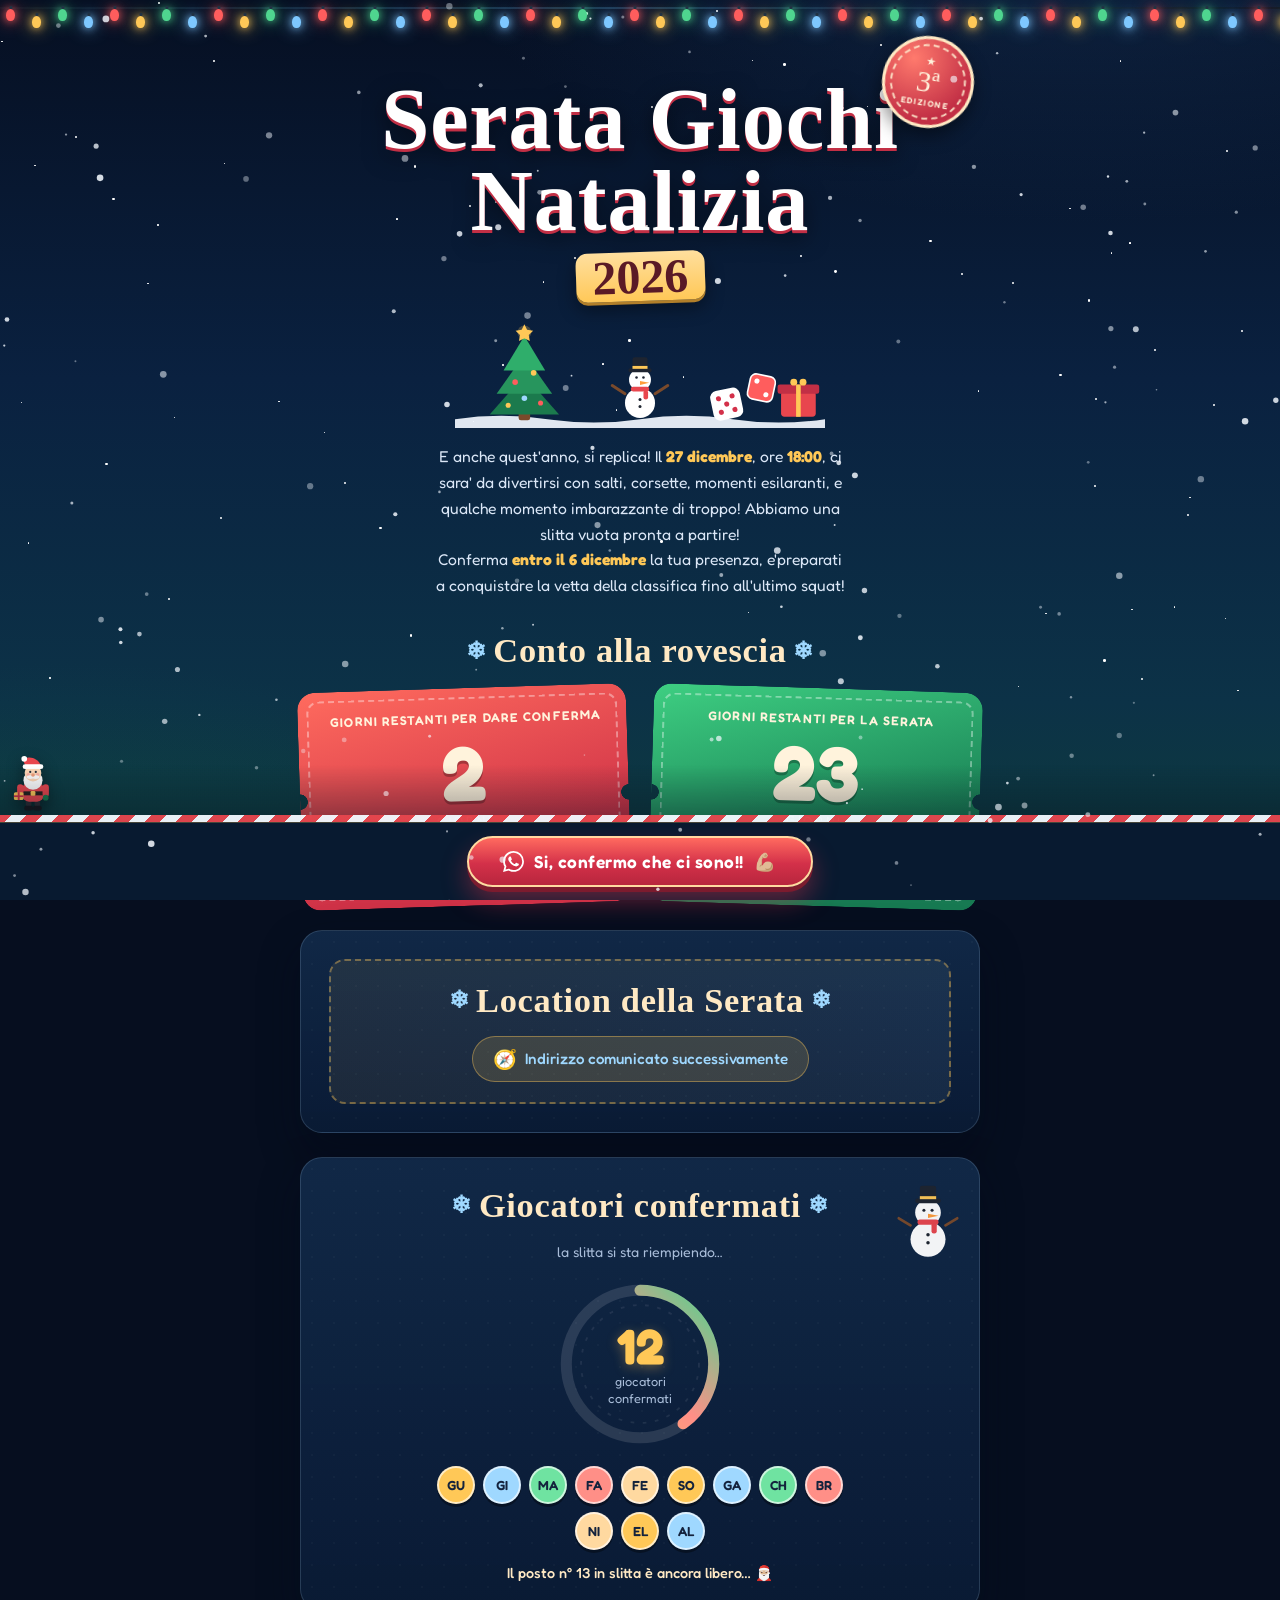
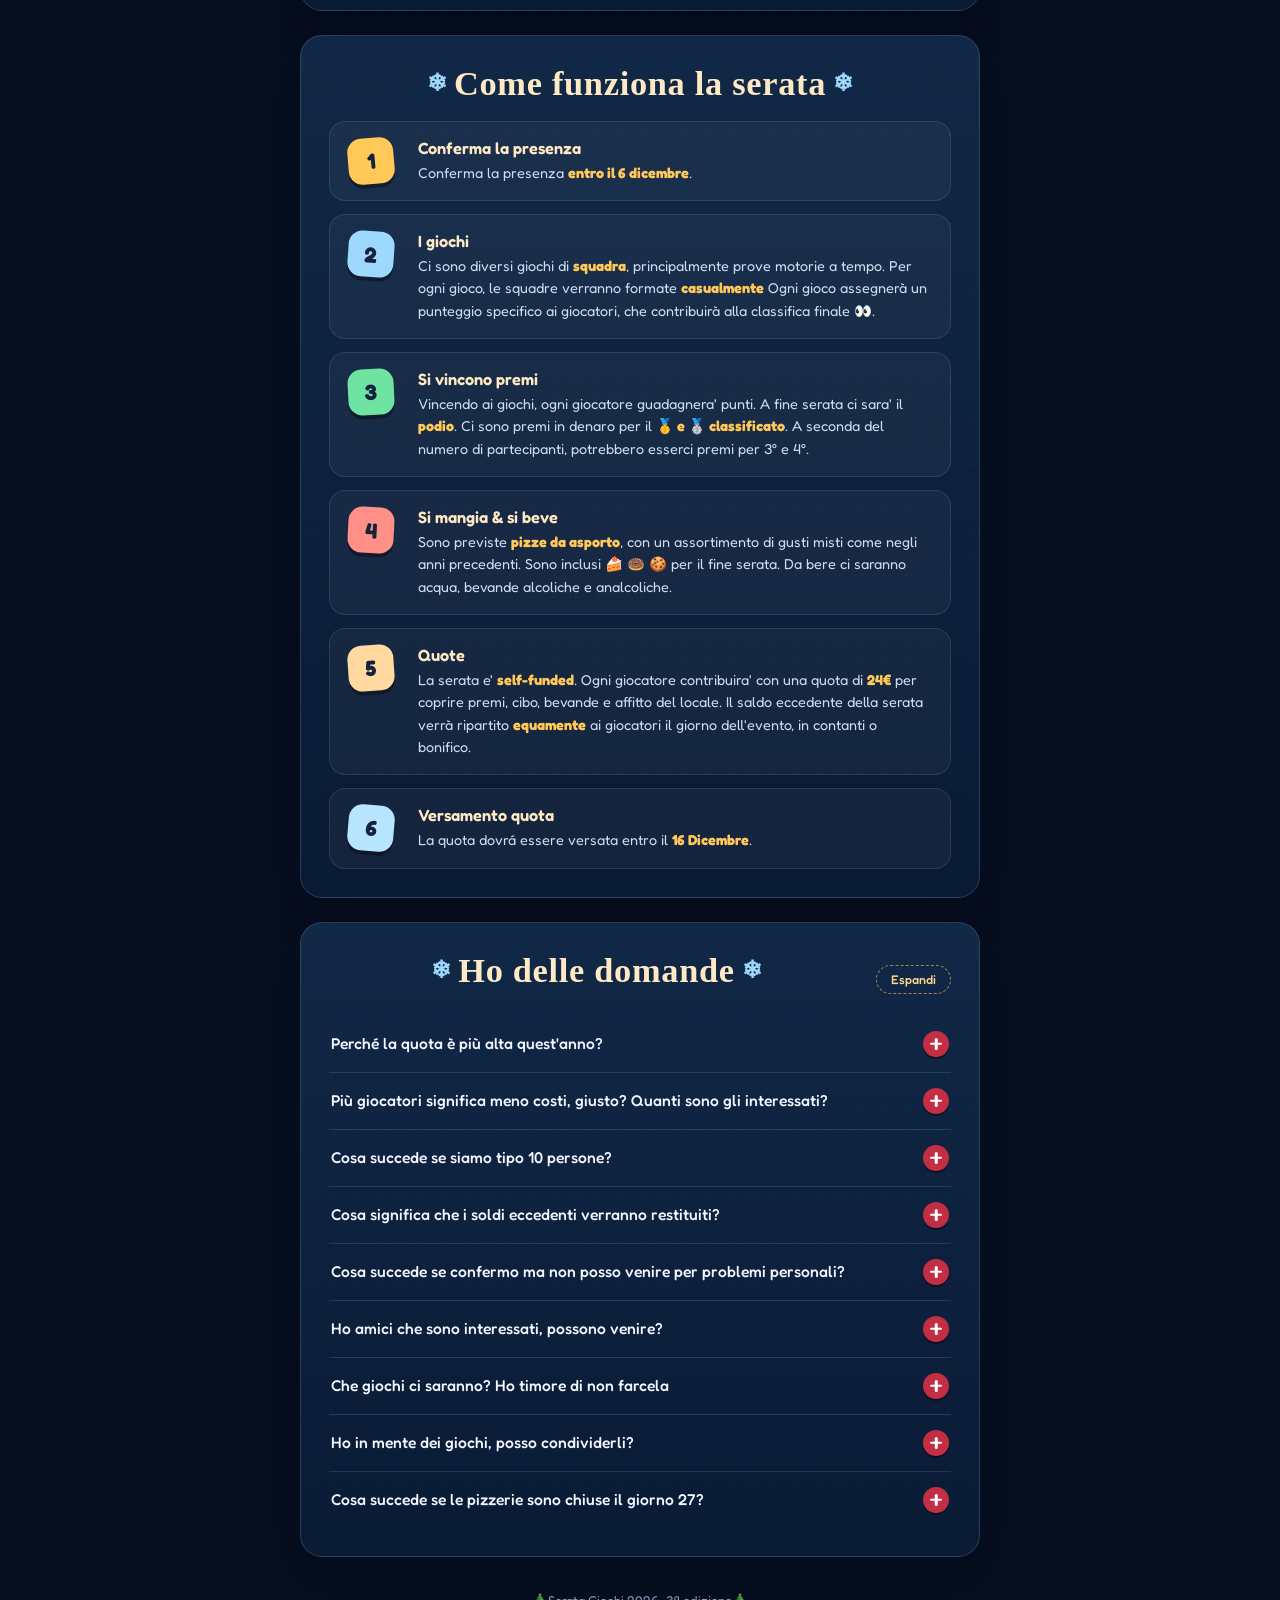
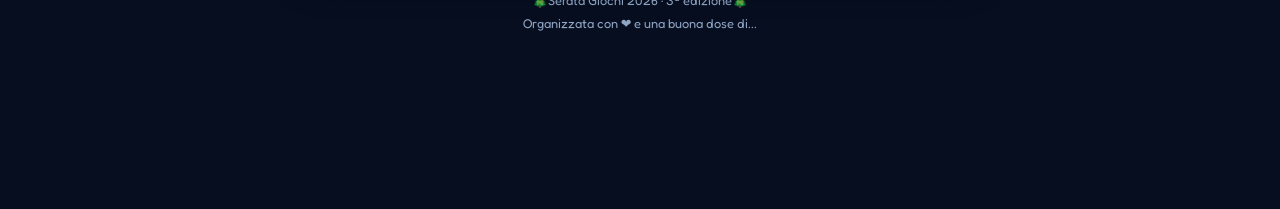
<file: index.html>
<!DOCTYPE html>
<html lang="it">
<head>
  <meta charset="UTF-8" />
  <meta name="viewport" content="width=device-width, initial-scale=1.0" />
  <title>Serata Giochi 2026 · 3ª edizione 🎲</title>
  <meta name="description" content="Serata Giochi 2026 · 3a Edizione. La serata Natalizia piu' movimentata dell'anno." />
  <meta name="theme-color" content="#071528" />
  <link rel="icon" href="data:image/svg+xml,<svg xmlns=%22http://www.w3.org/2000/svg%22 viewBox=%220 0 100 100%22><text y=%22.9em%22 font-size=%2290%22>🎲</text></svg>" />

  <link rel="preconnect" href="https://fonts.googleapis.com" />
  <link rel="preconnect" href="https://fonts.gstatic.com" crossorigin />
  <link href="https://fonts.googleapis.com/css2?family=Fredoka:wght@400;500;600;700&family=Mountains+of+Christmas:wght@700&display=swap" rel="stylesheet" />

  <link rel="stylesheet" href="style.css" />
</head>
<body>

  <!-- ambient layers -->
  <div class="sky" aria-hidden="true"></div>
  <div class="stars" id="stars" aria-hidden="true"></div>
  <canvas id="snow" aria-hidden="true"></canvas>
  <div class="lights" id="lights" aria-hidden="true"></div>

  <!-- ═══════════ STICKY COUNTDOWN BAR ═══════════ -->
  <div class="sticky-cd" id="stickyCd" aria-hidden="true">
    <div class="sticky-cd-inner">
      <div class="sticky-card sticky-card--red">
        <span class="sticky-label">Giorni per Confermare</span>
        <span class="sticky-num" id="stickyConfirm">--</span>
      </div>
      <div class="sticky-card sticky-card--green">
        <span class="sticky-label">Giorni per la Serata</span>
        <span class="sticky-num" id="stickyGame">--</span>

      </div>
    </div>
  </div>


  <!-- Santa walks as you scroll -->
  <div class="santa" id="santa" aria-hidden="true">
    <div class="santa-flip">
      <svg class="santa-inner" viewBox="0 0 72 78" width="58" height="62">
        <g class="leg leg-l"><rect x="27" y="56" width="7" height="11" rx="3" fill="#2c2c34"/><rect x="25" y="65" width="11" height="6" rx="2.5" fill="#17171d"/></g>
        <g class="leg leg-r"><rect x="38" y="56" width="7" height="11" rx="3" fill="#2c2c34"/><rect x="36" y="65" width="11" height="6" rx="2.5" fill="#17171d"/></g>
        <rect x="22" y="36" width="28" height="24" rx="9" fill="#e8464e"/>
        <rect x="22" y="47" width="28" height="5" fill="#26221f"/>
        <rect x="33" y="46.5" width="6" height="6" rx="1.5" fill="#ffc857"/>
        <rect x="16" y="38" width="8" height="16" rx="4" fill="#e8464e"/>
        <circle cx="20" cy="55" r="3.6" fill="#1b7a4d"/>
        <rect x="48" y="38" width="8" height="16" rx="4" fill="#e8464e"/>
        <rect x="48" y="48" width="12" height="10" rx="2" fill="#ffc857"/>
        <rect x="52.8" y="48" width="2.4" height="10" fill="#d33049"/>
        <rect x="48" y="52" width="12" height="2.2" fill="#d33049"/>
        <circle cx="36" cy="33" r="12" fill="#ffffff"/>
        <circle cx="36" cy="24" r="10.5" fill="#ffd9b8"/>
        <circle cx="32.5" cy="22.5" r="1.4" fill="#26323f"/>
        <circle cx="39.5" cy="22.5" r="1.4" fill="#26323f"/>
        <circle cx="30" cy="26" r="2" fill="#ff9d9d" opacity=".65"/>
        <circle cx="42" cy="26" r="2" fill="#ff9d9d" opacity=".65"/>
        <ellipse cx="32.5" cy="29" rx="4.5" ry="2.4" fill="#fff"/>
        <ellipse cx="39.5" cy="29" rx="4.5" ry="2.4" fill="#fff"/>
        <circle cx="36" cy="26.4" r="2.3" fill="#f0a07c"/>
        <path d="M26 15 C29 5, 41 2, 46 6 C49 9, 47 13, 44 15 Z" fill="#e8464e"/>
        <circle cx="47" cy="6" r="3.6" fill="#fff"/>
        <rect x="23" y="13" width="26" height="6" rx="3" fill="#fff"/>
      </svg>
    </div>
  </div>

  <!-- ═══════════ MASTHEAD ═══════════ -->
  <header class="masthead">
    <div class="title-wrap reveal">
      <div class="sticker" role="img" aria-label="Terza edizione">
        <span class="st-top">★</span>
        <span class="st-num">3ª</span>
        <span class="st-sub">EDIZIONE</span>
      </div>
      <h1 class="title">
        <span class="title-xmas">Serata Giochi Natalizia</span>
        <span class="title-year">2026</span>
      </h1>
      <!--<p class="tag">27 dicembre · la notte più ludica dell'anno</p>-->
    </div>

    <!-- festive scene: tree · snowman · dice · present -->
    <svg class="scene" viewBox="0 0 320 92" aria-hidden="true">
      <path d="M0 84 Q40 78 80 84 T160 84 T240 84 T320 84 V92 H0 Z" fill="#f4f9ff" opacity=".92"/>
      <g class="tree-sway">
        <rect x="55" y="76" width="10" height="9" rx="2" fill="#7a4a2b"/>
        <path d="M60 46 L90 80 L30 80 Z" fill="#1b7a4d"/>
        <path d="M60 28 L84 62 L36 62 Z" fill="#27955d"/>
        <path d="M60 12 L78 42 L42 42 Z" fill="#2fae6b"/>
        <circle cx="52" cy="52" r="2.4" fill="#ff5d5d"/>
        <circle cx="68" cy="44" r="2.4" fill="#ffc857"/>
        <circle cx="60" cy="66" r="2.4" fill="#9fd8ff"/>
        <circle cx="74" cy="70" r="2.2" fill="#ff5d5d"/>
        <circle cx="46" cy="72" r="2.2" fill="#ffc857"/>
        <circle cx="60" cy="9" r="6" fill="#ffc857" opacity=".25"/>
        <path class="star-pulse" d="M60 2 l2.35 4.76 5.25 .76 -3.8 3.7 .9 5.23 -4.7 -2.47 -4.7 2.47 .9 -5.23 -3.8 -3.7 5.25 -.76 z" fill="#ffc857"/>
      </g>
      <g>
        <path d="M147 62 l-11 -7 M173 62 l11 -7" stroke="#7a4a2b" stroke-width="2.6" stroke-linecap="round"/>
        <circle cx="160" cy="70" r="13" fill="#fff"/>
        <circle cx="160" cy="50" r="9.5" fill="#fff"/>
        <rect x="152" y="56" width="16" height="4" rx="2" fill="#e8464e"/>
        <rect x="163" y="59" width="4" height="8" rx="2" fill="#e8464e"/>
        <circle cx="157" cy="48" r="1.1" fill="#1e2430"/>
        <circle cx="163" cy="48" r="1.1" fill="#1e2430"/>
        <path d="M160 51 l8 1.6 -8 1.8 z" fill="#ff9d3b"/>
        <rect x="150" y="40" width="20" height="3.5" rx="1.5" fill="#1e2430"/>
        <rect x="153.5" y="30.5" width="13" height="10" rx="2" fill="#1e2430"/>
        <rect x="153.5" y="38" width="13" height="2.5" fill="#ffc857"/>
        <circle cx="160" cy="67" r="1.3" fill="#1e2430"/>
        <circle cx="160" cy="73" r="1.3" fill="#1e2430"/>
      </g>
      <g class="dice-float">
        <g transform="rotate(-12 235 71)">
          <rect x="222" y="58" width="26" height="26" rx="6" fill="#fff"/>
          <circle cx="229" cy="65" r="2.2" fill="#d33049"/><circle cx="241" cy="65" r="2.2" fill="#d33049"/>
          <circle cx="235" cy="71" r="2.2" fill="#d33049"/>
          <circle cx="229" cy="77" r="2.2" fill="#d33049"/><circle cx="241" cy="77" r="2.2" fill="#d33049"/>
        </g>
        <g transform="rotate(12 265 57)">
          <rect x="254" y="46" width="22" height="22" rx="5" fill="#ff5d5d" stroke="#fff" stroke-width="1.4"/>
          <circle cx="260" cy="52" r="2.2" fill="#fff"/><circle cx="270" cy="62" r="2.2" fill="#fff"/>
        </g>
      </g>
      <g>
        <rect x="282" y="60" width="30" height="22" rx="3" fill="#e8464e"/>
        <rect x="279" y="54" width="36" height="8" rx="2" fill="#c22f45"/>
        <rect x="295" y="54" width="4" height="28" fill="#ffc857"/>
        <circle cx="293" cy="52" r="3" fill="#ffc857"/><circle cx="301" cy="52" r="3" fill="#ffc857"/>
      </g>
    </svg>

    <p class="summary reveal">
      E anche quest'anno, si replica! Il <strong>27 dicembre</strong>, ore <strong>18:00</strong>, ci sara' da divertirsi con salti, corsette,
      momenti esilaranti, e qualche momento imbarazzante di troppo! Abbiamo una slitta vuota pronta a partire!<br>
      Conferma <strong>entro il 6 dicembre</strong> la tua presenza, e'preparati a conquistare la vetta della classifica fino all'ultimo squat!
    </p>
  </header>

  <main>

    <!-- ═══════════ COUNTDOWN ═══════════ -->
    <section class="countdowns reveal" aria-labelledby="cdTitle">
      <h2 class="sec-title" id="cdTitle">Conto alla rovescia</h2>
      <div class="cd-grid">
        <article class="cd-card cd-card--red" style="--tilt:-1.8deg">
          <div class="cd-inner">
            <p class="cd-head"><span class="cd-ico" aria-hidden="true"></span>Giorni restanti per dare conferma</p>
            <p class="cd-num" id="daysConfirm">--</p>
            <p class="cd-unit" id="unitConfirm">giorni</p>
            <p class="cd-date">entro il 6 Dicembre</p>
            <p class="cd-state" id="stateConfirm"></p>
          </div>
        </article>
        <article class="cd-card cd-card--green" style="--tilt:1.8deg">
          <div class="cd-inner">
            <p class="cd-head"><span class="cd-ico" aria-hidden="true"></span>Giorni restanti per la serata</p>
            <p class="cd-num" id="daysGame">--</p>
            <p class="cd-unit" id="unitGame">giorni</p>
            <p class="cd-date">27 Dicembre</p>
            <p class="cd-state" id="stateGame"></p>
          </div>
        </article>
      </div>
    </section>

    <!-- ═══════════ LOCATION ═══════════ -->
    <section class="panel location reveal" aria-labelledby="locationTitle">
      <a id="locationCard" class="location-card" href="#" target="_blank" rel="noopener">
        <!--<div class="location-pin" aria-hidden="true">📍</div>-->
        <div class="location-content">
          <h2 class="sec-title" id="locationTitle">Location della Serata</h2>
          <p class="location-address" id="locationAddress"></p>
          <p class="location-cta" id="locationCta">
            <span class="location-arrow" aria-hidden="true">🧭</span>
            <span id="locationCtaText">Indirizzo comunicato due settimane prima della serata.</span>
          </p>
        </div>
      </a>
    </section>

    <!-- ═══════════ CONFIRMED PLAYERS ═══════════ -->
    <section class="panel players reveal" aria-labelledby="playersTitle">
      <svg class="snowman-deco" viewBox="0 0 60 78" aria-hidden="true">
        <path d="M15 44 l-10 -6 M45 44 l10 -6" stroke="#7a4a2b" stroke-width="2.4" stroke-linecap="round"/>
        <circle cx="30" cy="56" r="15" fill="#fff"/>
        <circle cx="30" cy="33" r="11" fill="#fff"/>
        <rect x="21" y="39" width="18" height="4.5" rx="2" fill="#e8464e"/>
        <rect x="33" y="42" width="4.5" height="9" rx="2" fill="#e8464e"/>
        <circle cx="26.5" cy="31" r="1.3" fill="#1e2430"/>
        <circle cx="33.5" cy="31" r="1.3" fill="#1e2430"/>
        <path d="M30 34 l9 1.8 -9 2 z" fill="#ff9d3b"/>
        <rect x="19" y="21" width="22" height="4" rx="2" fill="#1e2430"/>
        <rect x="23" y="10" width="14" height="12" rx="2" fill="#1e2430"/>
        <rect x="23" y="19" width="14" height="2.6" fill="#ffc857"/>
        <circle cx="30" cy="52" r="1.5" fill="#1e2430"/>
        <circle cx="30" cy="59" r="1.5" fill="#1e2430"/>
      </svg>

      <h2 class="sec-title" id="playersTitle">Giocatori confermati</h2>
      <p class="players-sub">la slitta si sta riempiendo…</p>

      <div class="globe">
        <svg viewBox="0 0 140 140" aria-hidden="true">
          <defs>
            <linearGradient id="ringGrad" x1="0" y1="0" x2="1" y2="1">
              <stop offset="0" stop-color="#ffc857"/>
              <stop offset=".5" stop-color="#ff8f87"/>
              <stop offset="1" stop-color="#4fd58f"/>
            </linearGradient>
          </defs>
          <circle cx="70" cy="70" r="60" fill="none" stroke="rgba(255,255,255,.12)" stroke-width="9"/>
          <circle cx="70" cy="70" r="48" fill="none" stroke="rgba(255,255,255,.08)" stroke-width="1.5" stroke-dasharray="3 7"/>
          <circle id="ringFg" cx="70" cy="70" r="60" fill="none" stroke="url(#ringGrad)" stroke-width="9"
                  stroke-linecap="round" stroke-dasharray="377" stroke-dashoffset="377"
                  transform="rotate(-90 70 70)"/>
        </svg>
        <div class="globe-center">
          <span class="globe-num" id="plCount">0</span>
          <!--<span class="globe-cap">su <b id="plMax">–</b> posti</span>-->
          <span class="globe-cap">giocatori<b id="plMax"></b></span>
          <span class="globe-cap">confermati</span>
        </div>
      </div>

      <ul class="chips" id="chips"></ul>
      <p class="players-seat" id="plSeat"></p>
    </section>

    <!-- ═══════════ HOW IT WORKS ═══════════ -->
    <section class="panel howto reveal" aria-labelledby="howTitle">
      <h2 class="sec-title" id="howTitle">Come funziona la serata</h2>
      <ol class="steps">
        <li class="step">
          <span class="step-num" aria-hidden="true">1</span>
          <div class="step-body">
            <h3>Conferma la presenza</h3>
            <p>Conferma la presenza <strong>entro il 6 dicembre</strong>. </p>
          </div>
        </li>
        <li class="step">
          <span class="step-num" aria-hidden="true">2</span>
          <div class="step-body">
            <h3>I giochi</h3>
            <p>Ci sono diversi giochi di <strong>squadra</strong>, principalmente prove motorie a tempo. Per ogni gioco, le squadre verranno formate <strong>casualmente</strong> Ogni gioco assegnerà un punteggio specifico ai giocatori, che contribuirà alla classifica finale 👀.</p>
          </div>
        </li>
        <li class="step">
          <span class="step-num" aria-hidden="true">3</span>
          <div class="step-body">
            <h3>Si vincono premi</h3>
            <p>Vincendo ai giochi, ogni giocatore guadagnera' punti. A fine serata ci sara' il <strong>podio</strong>. Ci sono premi in denaro per il <strong>🥇 e 🥈 classificato</strong>. A seconda del numero di partecipanti, potrebbero esserci premi per 3° e 4°.</p>
          </div>
        </li>
        <li class="step">
          <span class="step-num" aria-hidden="true">4</span>
          <div class="step-body">
            <h3>Si mangia & si beve</h3>
            <p>Sono previste <strong>pizze da asporto</strong>, con un assortimento di gusti misti come negli anni precedenti. Sono inclusi 🍰 🍩 🍪 per il fine serata. Da bere ci saranno acqua, bevande alcoliche e analcoliche.</p>
          </div>
        </li>
        <li class="step">
          <span class="step-num" aria-hidden="true">5</span>
          <div class="step-body">
            <h3>Quote</h3>
            <p>La serata e' <strong>self-funded</strong>. Ogni giocatore contribuira' con una quota di <strong>24€</strong> per coprire premi, cibo, bevande e affitto del locale. Il saldo eccedente della serata verrà ripartito <strong>equamente</strong> ai giocatori il giorno dell'evento, in contanti o bonifico.</p>
          </div>
        </li>
        <li class="step">
          <span class="step-num" aria-hidden="true">6</span>
          <div class="step-body">
            <h3>Versamento quota</h3>
            <p>La quota dovrá essere versata entro il <strong>16 Dicembre</strong>.</p>
          </div>
        </li>
      </ol>
    </section>

    <!-- ═══════════ FAQ ═══════════ -->
    <section class="panel faq reveal" aria-labelledby="faqTitle">
      <div class="faq-head">
        <h2 class="sec-title" id="faqTitle">Ho delle domande</h2>
        <button class="faq-toggle-all" id="faqToggle" type="button">Espandi</button>
      </div>

      <div class="faq-item">
        <button class="faq-q" type="button" aria-expanded="false" aria-controls="fa1" id="fq1">
          <span>Perché la quota è più alta quest'anno?</span><span class="faq-ico" aria-hidden="true"></span>
        </button>
        <div class="faq-a" id="fa1" role="region" aria-labelledby="fq1"><div class="faq-a-in">
          <p>Non riuscendo ad ospitare tutti a casa Cocola come gli anni precedenti, e' incluso il costo aggiuntivo dell'affitto di un locale esterno.</p>
        </div></div>
      </div>

      <div class="faq-item">
        <button class="faq-q" type="button" aria-expanded="false" aria-controls="fa3" id="fq3">
          <span>Più giocatori significa meno costi, giusto? Quanti sono gli interessati?</span><span class="faq-ico" aria-hidden="true"></span>
        </button>
        <div class="faq-a" id="fa3" role="region" aria-labelledby="fq3"><div class="faq-a-in">
          <p>Più persone partecipano, più i costi vengono ammortizzati tra i giocatori. Attualmente ci sono 24 persone interessate.</p>
        </div></div>
      </div>

      <div class="faq-item">
        <button class="faq-q" type="button" aria-expanded="false" aria-controls="fa2" id="fq2">
          <span>Cosa succede se siamo tipo 10 persone?</span><span class="faq-ico" aria-hidden="true"></span>
        </button>
        <div class="faq-a" id="fa2" role="region" aria-labelledby="fq2"><div class="faq-a-in">
          <p>In quel caso, valutiamo di ospitarci a casa di uno dei giocatori per evitare di affittare un locale esterno. La quota individuale verra' di seguito ricalcolata. <strong>Attenzione:</strong> Se il locale e' stato confermato, una quota a fondo perduto potrebbe essere necessaria indipendentemente dal numero di giocatori.</p>
        </div></div>
      </div>

      <div class="faq-item">
        <button class="faq-q" type="button" aria-expanded="false" aria-controls="fa4" id="fq4">
          <span>Cosa significa che i soldi eccedenti verranno restituiti?</span><span class="faq-ico" aria-hidden="true"></span>
        </button>
        <div class="faq-a" id="fa4" role="region" aria-labelledby="fq4"><div class="faq-a-in">
          <p>Se il costo totale della serata (ad esempio 300€) è inferiore al totale delle quote raccolte (ad esempio 400€), la differenza (100€) verrà divisa in parti uguali e restituita a tutti i giocatori.</p>
        </div></div>
      </div>

      <div class="faq-item">
        <button class="faq-q" type="button" aria-expanded="false" aria-controls="fa5" id="fq5">
          <span>Cosa succede se confermo ma non posso venire per problemi personali?</span><span class="faq-ico" aria-hidden="true"></span>
        </button>
        <div class="faq-a" id="fa5" role="region" aria-labelledby="fq5"><div class="faq-a-in">
          <p>Verrà restituita la quota, escluso il costo dell'affitto del locale esterno (qualora affittato) e del cibo + bevande (qualora gia' acquistate).</p>
        </div></div>
      </div>

      <div class="faq-item">
        <button class="faq-q" type="button" aria-expanded="false" aria-controls="fa6" id="fq6">
          <span>Ho amici che sono interessati, possono venire?</span><span class="faq-ico" aria-hidden="true"></span>
        </button>
        <div class="faq-a" id="fa6" role="region" aria-labelledby="fq6"><div class="faq-a-in">
          <p>Certamente. Il numero e nome e numero dei confermati dovra' essere comunicato entro il <strong>6 Dicembre</strong>.</p>
        </div></div>
      </div>

      <div class="faq-item">
        <button class="faq-q" type="button" aria-expanded="false" aria-controls="fa7" id="fq7">
          <span>Che giochi ci saranno? Ho timore di non farcela</span><span class="faq-ico" aria-hidden="true"></span>
        </button>
        <div class="faq-a" id="fa7" role="region" aria-labelledby="fq7"><div class="faq-a-in">
          <p>I giochi richiedono abilita' motorie di equilibrio e coordinazione base, nulla di pericoloso. Nello specifico, i giochi verrano comunicati prima dell'inizio della serata.</p>
        </div></div>
      </div>

      <div class="faq-item">
        <button class="faq-q" type="button" aria-expanded="false" aria-controls="fa7" id="fq7">
          <span>Ho in mente dei giochi, posso condividerli?</span><span class="faq-ico" aria-hidden="true"></span>
        </button>
        <div class="faq-a" id="fa7" role="region" aria-labelledby="fq7"><div class="faq-a-in">
          <p>Certamente. Piu' idee ci sono, meglio e'!</p>
        </div></div>
      </div>

      <div class="faq-item">
        <button class="faq-q" type="button" aria-expanded="false" aria-controls="fa7" id="fq7">
          <span>Cosa succede se le pizzerie sono chiuse il giorno 27?</span><span class="faq-ico" aria-hidden="true"></span>
        </button>
        <div class="faq-a" id="fa7" role="region" aria-labelledby="fq7"><div class="faq-a-in">
          <p>Valuteremo altre opzioni. Qualora non fossero disponibili alternative, ci organizzeremo tra giocatori per portare ciascuno qualcosa da condividere.</p>
        </div></div>
      </div>
    </section>

    <footer class="footer">
      <p>🎄Serata Giochi 2026 · 3ª edizione🎄</p>
      <p>Organizzata con ❤️ e una buona dose di...</p>
    </footer>
  </main>

  <!-- ═══════════ STICKY CTA ═══════════ -->
  <div class="cta-bar" id="ctaBar">
    <div class="cta-fade" aria-hidden="true"></div>
    <div class="cta-tray">
      <a class="cta" id="cta" href="#" target="_blank" rel="noopener">
        <svg class="wa-icon" viewBox="0 0 24 24" aria-hidden="true"><path fill="currentColor" d="M17.472 14.382c-.297-.149-1.758-.867-2.03-.967-.273-.099-.471-.148-.67.15-.197.297-.767.966-.94 1.164-.173.199-.347.223-.644.075-.297-.15-1.255-.463-2.39-1.475-.883-.788-1.48-1.761-1.653-2.059-.173-.297-.018-.458.13-.606.134-.133.298-.347.446-.52.149-.174.198-.298.298-.497.099-.198.05-.371-.025-.52-.075-.149-.669-1.612-.916-2.207-.242-.579-.487-.5-.669-.51-.173-.008-.371-.01-.57-.01-.198 0-.52.074-.792.372-.272.297-1.04 1.016-1.04 2.479 0 1.462 1.065 2.875 1.213 3.074.149.198 2.096 3.2 5.077 4.487.709.306 1.262.489 1.694.625.712.227 1.36.195 1.871.118.571-.085 1.758-.719 2.006-1.413.248-.694.248-1.289.173-1.413-.074-.124-.272-.198-.57-.347m-5.421 7.403h-.004a9.87 9.87 0 01-5.031-1.378l-.361-.214-3.741.982.998-3.648-.235-.374a9.86 9.86 0 01-1.51-5.26c.001-5.45 4.436-9.884 9.888-9.884 2.64 0 5.122 1.03 6.988 2.898a9.825 9.825 0 012.893 6.994c-.003 5.45-4.437 9.884-9.885 9.884m8.413-18.297A11.815 11.815 0 0012.05 0C5.495 0 .16 5.335.157 11.892c0 2.096.547 4.142 1.588 5.945L.057 24l6.305-1.654a11.882 11.882 0 005.683 1.448h.005c6.554 0 11.89-5.335 11.893-11.893a11.821 11.821 0 00-3.48-8.413Z"/></svg>
        Si, confermo che ci sono!!
        <span aria-hidden="true">💪🏼</span>
      </a>
    </div>
  </div>

  <div id="toast" role="status" aria-live="polite"></div>

  <noscript><p style="text-align:center;padding:12px;color:#ffd98f">Attiva JavaScript per vedere countdown e giocatori confermati 😉</p></noscript>

  <script src="script.js"></script>
</body>
</html>
</file>
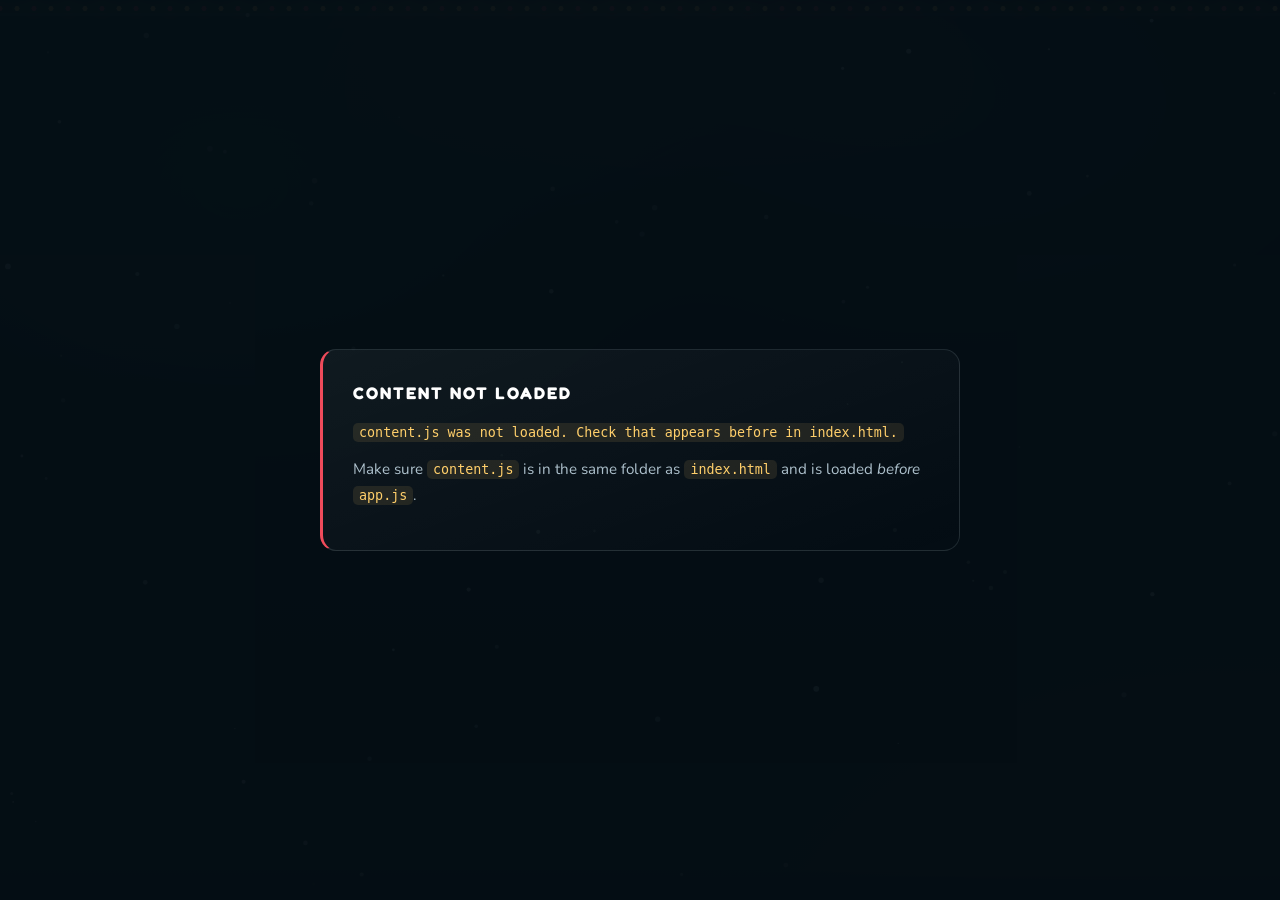
<file: Archive/index.html>
<!DOCTYPE html>
<html lang="en">
<head>
  <meta charset="UTF-8" />
  <meta name="viewport" content="width=device-width, initial-scale=1, viewport-fit=cover" />
  <meta name="theme-color" content="#06121a" />
  <meta name="color-scheme" content="dark" />
  <meta http-equiv="Cache-Control" content="no-cache" />
  <meta name="description" content="Xmas Games Night — 3rd Edition. Countdown, fees & prizes, house rules and FAQs. 27 Dec, 19:00." />
  <meta property="og:type" content="website" />
  <meta property="og:title" content="Xmas Games Night — 3rd Edition" />
  <meta property="og:description" content="Confirm by 28 Nov · Game night 27 Dec, 19:00 · €22 self-funded, surplus returned." />
  <meta name="mobile-web-app-capable" content="yes" />
  <meta name="apple-mobile-web-app-capable" content="yes" />
  <meta name="apple-mobile-web-app-status-bar-style" content="black-translucent" />
  <title>Xmas Games Night — 3rd Edition</title>

  <link rel="preconnect" href="https://fonts.googleapis.com" />
  <link rel="preconnect" href="https://fonts.gstatic.com" crossorigin />
  <link href="https://fonts.googleapis.com/css2?family=Mountains+of+Christmas:wght@400;700&family=Fredoka:wght@400;500;600;700&family=Nunito:wght@300;400;600;700;800&display=swap" rel="stylesheet" />

  <!--
    CACHE-BUSTING LOADER
    1. Create version.json in this folder: { "version": "1" }
    2. On every deploy, bump that number. That's it.
    Every refresh fetches version.json fresh (no-store + timestamp),
    then loads all CSS/JS with ?v=<number>, so phones can never serve
    stale assets. If version.json is missing/offline, it falls back to
    a time-based version so the page still loads.
  -->
  <script>
    (function () {
      function boot(v) {
        ['style.css', 'landscape.css'].forEach(function (f) {
          var l = document.createElement('link');
          l.rel = 'stylesheet';
          l.href = f + '?v=' + encodeURIComponent(v);
          document.head.appendChild(l);
        });
        var c = document.createElement('script');
        c.src = 'content.js?v=' + encodeURIComponent(v);
        c.onload = function () {
          var a = document.createElement('script');
          a.src = 'app.js?v=' + encodeURIComponent(v);
          document.body.appendChild(a);
        };
        document.body.appendChild(c);
      }

      fetch('version.json?t=' + Date.now(), { cache: 'no-store' })
        .then(function (r) { return r.ok ? r.json() : null; })
        .then(function (j) { boot(j && j.version ? j.version : 't' + Date.now()); })
        .catch(function () { boot('t' + Date.now()); });
    })();
  </script>
</head>
<body>
  <canvas id="snow" class="snow" aria-hidden="true"></canvas>
  <div class="bg-glow" aria-hidden="true"></div>
  <div class="lights" aria-hidden="true"></div>

  <!-- Optional snowy-hills / tree / waving-snowman scene (styled only by landscape.css) -->
  <div class="landscape" aria-hidden="true">
    <span class="ls-hill ls-hill--back"></span>
    <span class="ls-hill ls-hill--mid"></span>
    <span class="ls-hill ls-hill--front"></span>
    <span class="ls-tree">
      <i class="ls-trunk"></i>
      <i class="ls-tier ls-tier--3"></i>
      <i class="ls-tier ls-tier--2"></i>
      <i class="ls-tier ls-tier--1"></i>
      <i class="ls-lights"></i>
      <i class="ls-star"></i>
    </span>
    <span class="ls-snowman">
      <i class="sm-arm sm-arm--l"></i>
      <i class="sm-arm sm-arm--r"></i>
      <i class="sm-body"></i>
      <i class="sm-scarf"></i>
      <i class="sm-head"></i>
      <i class="sm-nose"></i>
      <i class="sm-hat"></i>
    </span>
  </div>

  <div class="progress" aria-hidden="true">
    <div class="progress-bar" id="progressBar"></div>
  </div>

  <main id="page" class="page"></main>
  <div class="cta-bar" id="ctaBar"></div>

  <noscript>
    <div class="noscript">🎄 Xmas Games Night needs JavaScript enabled to show the live countdown, funds and FAQs.</div>
  </noscript>
</body>
</html>
</file>
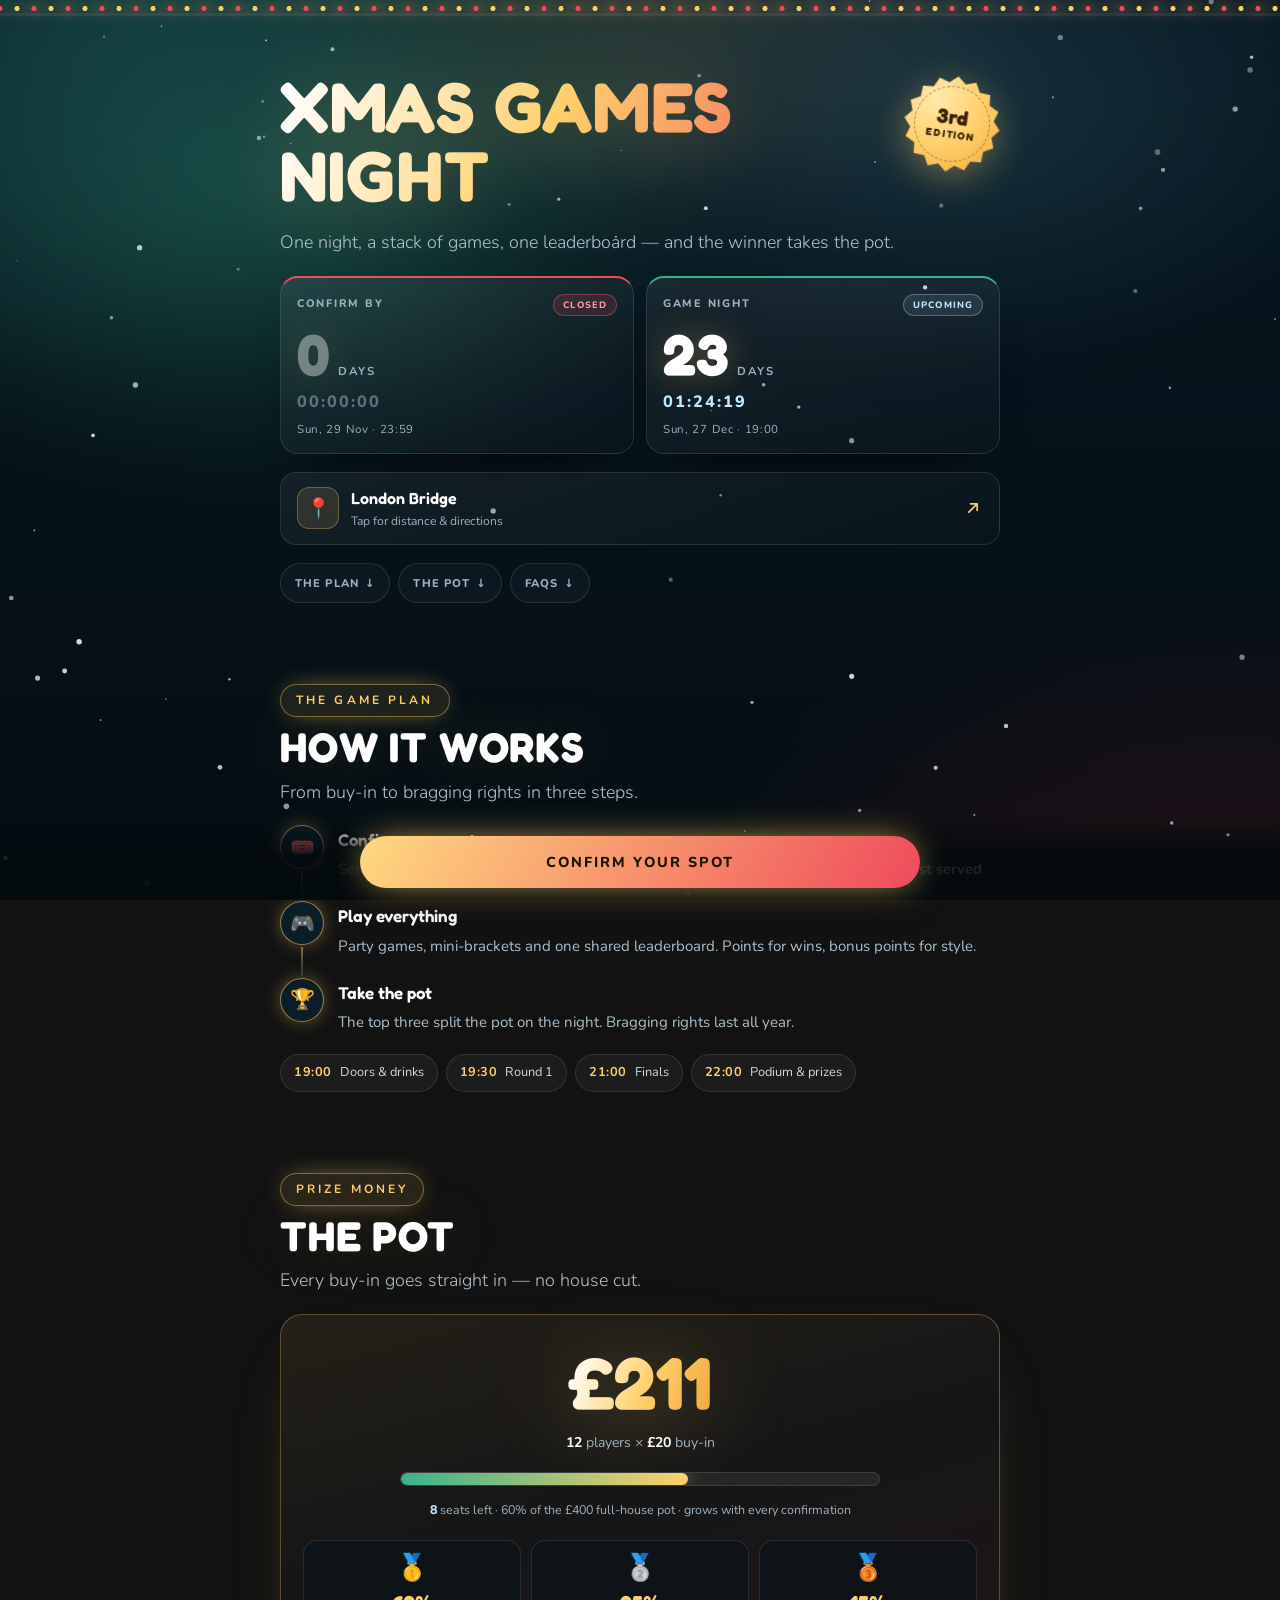
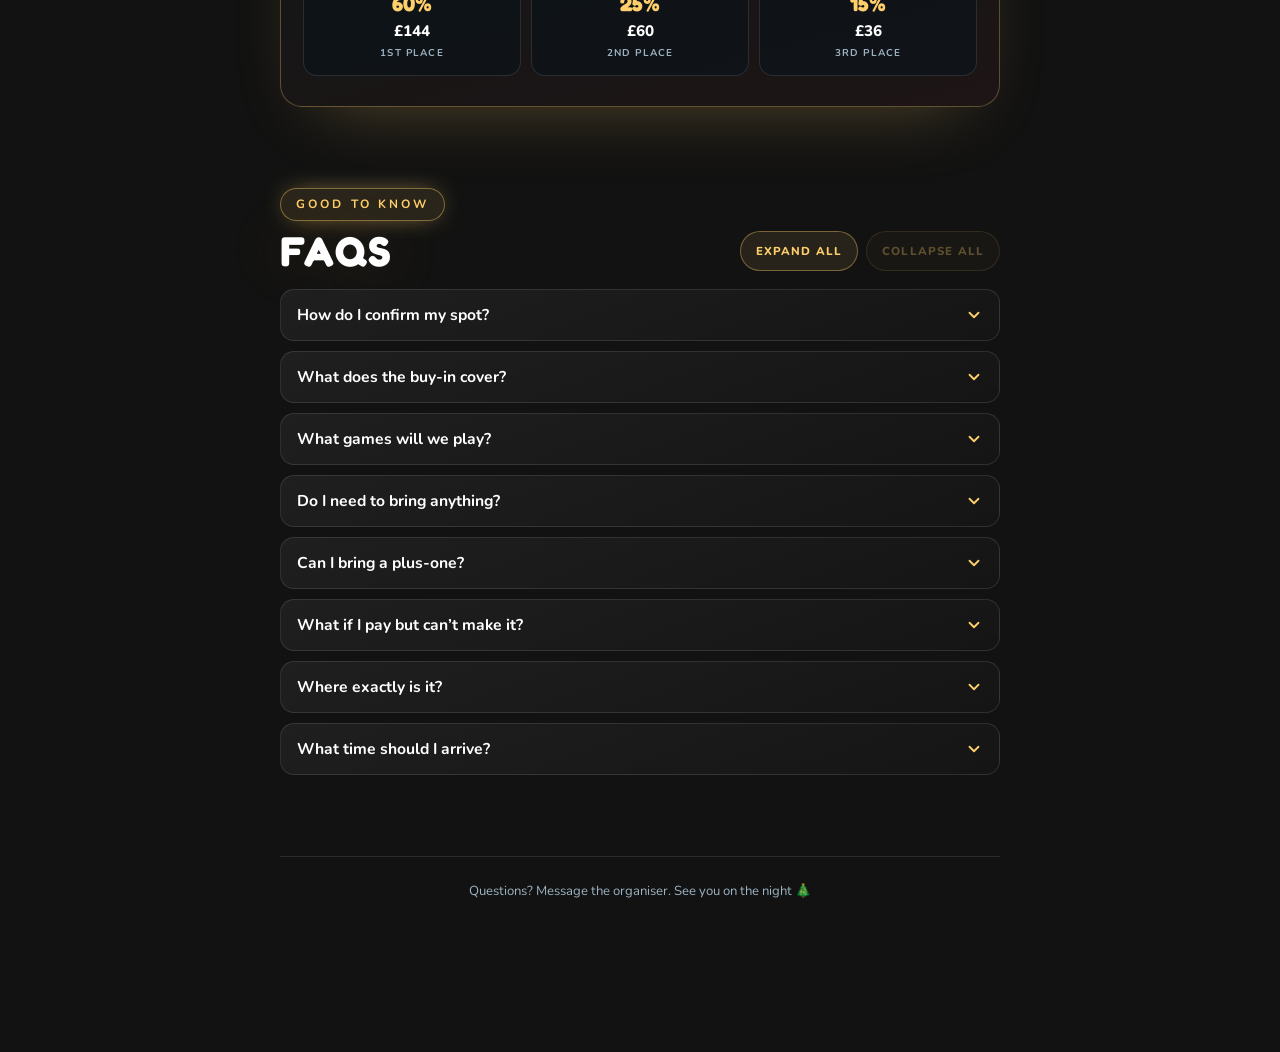
<file: versions/Homepage/index.html>
<!DOCTYPE html>
<html lang="en">
<head>
  <meta charset="UTF-8" />
  <meta name="viewport" content="width=device-width, initial-scale=1, viewport-fit=cover" />
  <meta name="theme-color" content="#06121a" />
  <meta name="color-scheme" content="dark" />
  <meta name="description" content="Xmas Games Night — 3rd Edition. Countdown, prize pot, game plan & FAQs. London Bridge, 27 Dec, 19:00." />
  <meta property="og:type" content="website" />
  <meta property="og:title" content="Xmas Games Night — 3rd Edition" />
  <meta property="og:description" content="Confirm by 29 Nov · Game night 27 Dec, 19:00 · London Bridge. Winner takes the pot." />
  <meta name="mobile-web-app-capable" content="yes" />
  <meta name="apple-mobile-web-app-capable" content="yes" />
  <meta name="apple-mobile-web-app-status-bar-style" content="black-translucent" />
  <title>Xmas Games Night — 3rd Edition</title>

  <link rel="preconnect" href="https://fonts.googleapis.com" />
  <link rel="preconnect" href="https://fonts.gstatic.com" crossorigin />
  <link href="https://fonts.googleapis.com/css2?family=Fredoka:wght@400;500;600;700&family=Nunito:wght@300;400;600;700;800&display=swap" rel="stylesheet" />
  <link rel="stylesheet" href="style.css" />
</head>
<body>
  <canvas id="snow" class="snow" aria-hidden="true"></canvas>
  <div class="bg-glow" aria-hidden="true"></div>
  <div class="lights" aria-hidden="true"></div>

  <!-- Scroll progress -->
  <div class="progress" aria-hidden="true">
    <div class="progress-bar" id="progressBar"></div>
  </div>

  <!-- Single scrolling page, rendered from content.js -->
  <main id="page" class="page"></main>

  <!-- Always-visible confirm button -->
  <div class="cta-bar" id="ctaBar"></div>

  <noscript>
    <div class="noscript">🎄 Xmas Games Night needs JavaScript enabled to show the live countdown, pot and FAQs.</div>
  </noscript>

  <!-- Keep content.js before app.js. All copy & settings live in content.js. -->
  <script src="content.js"></script>
  <script src="app.js" defer></script>
</body>
</html>
</file>
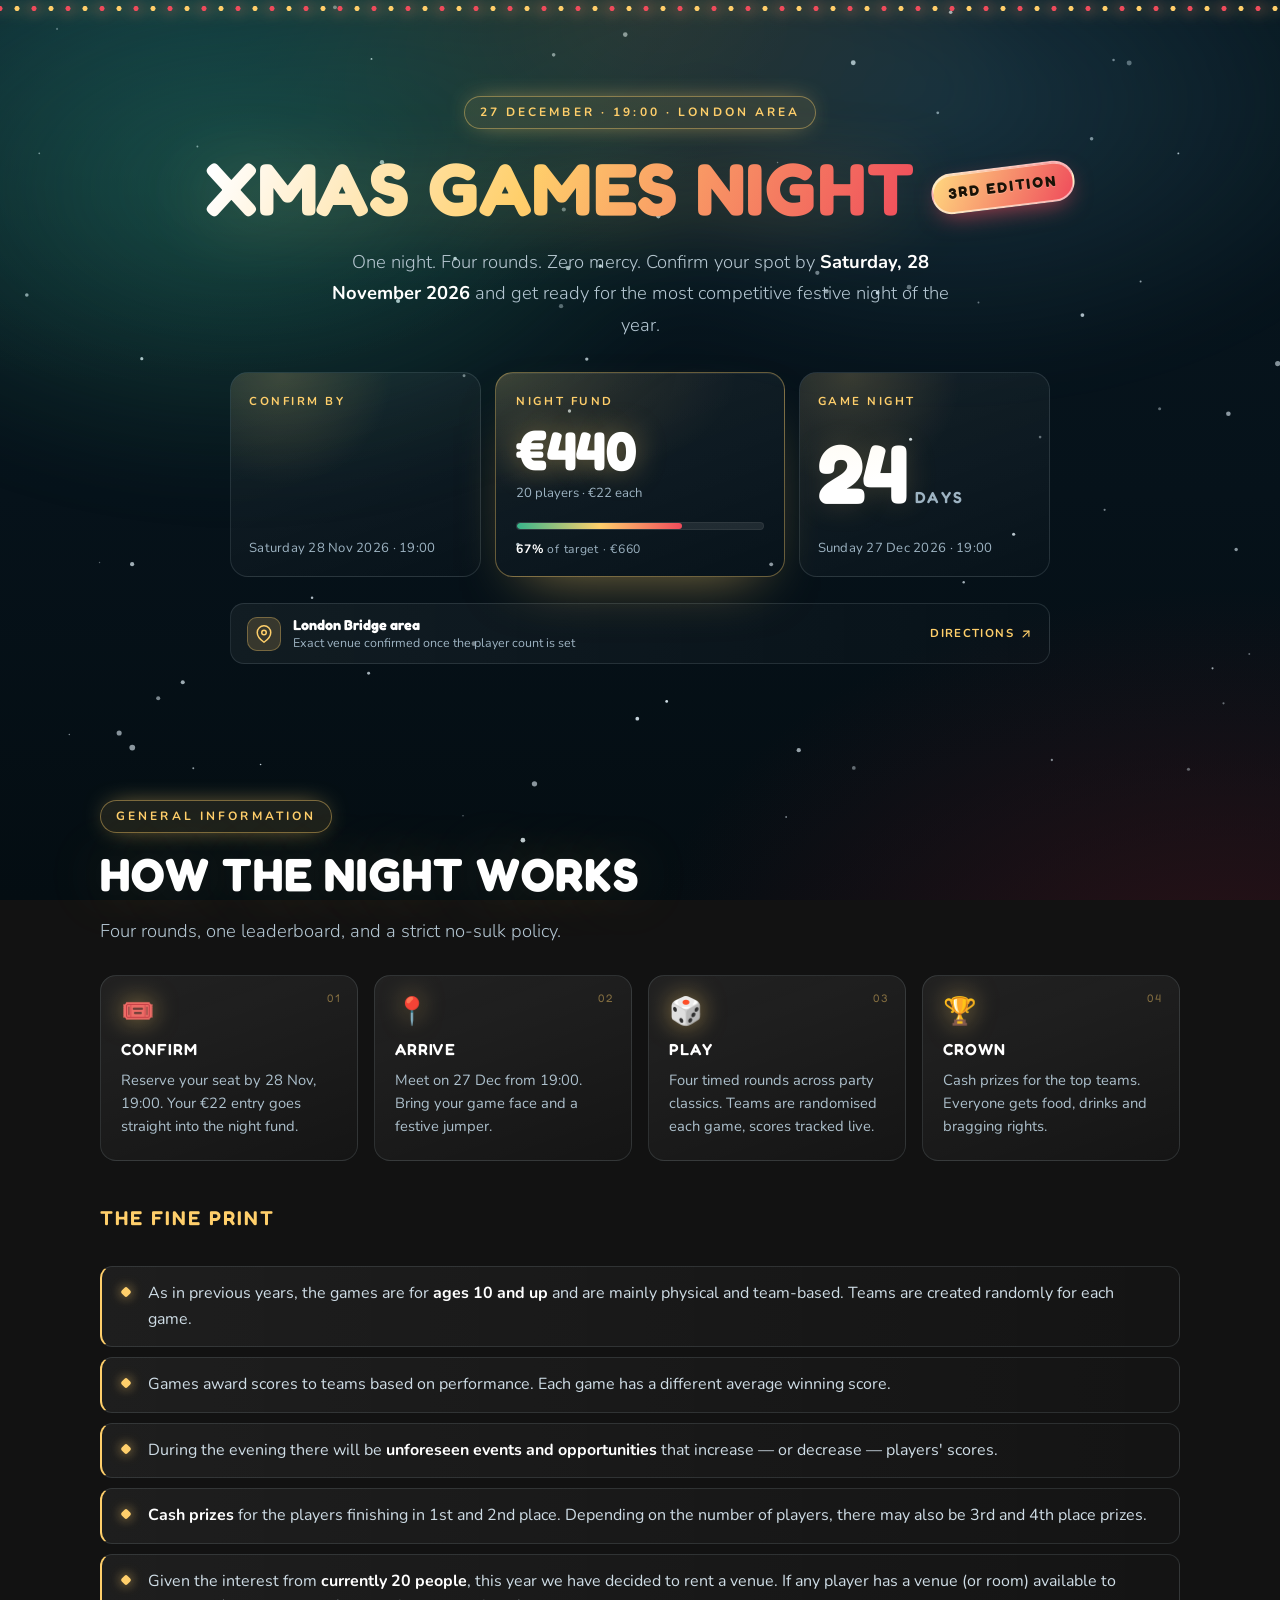
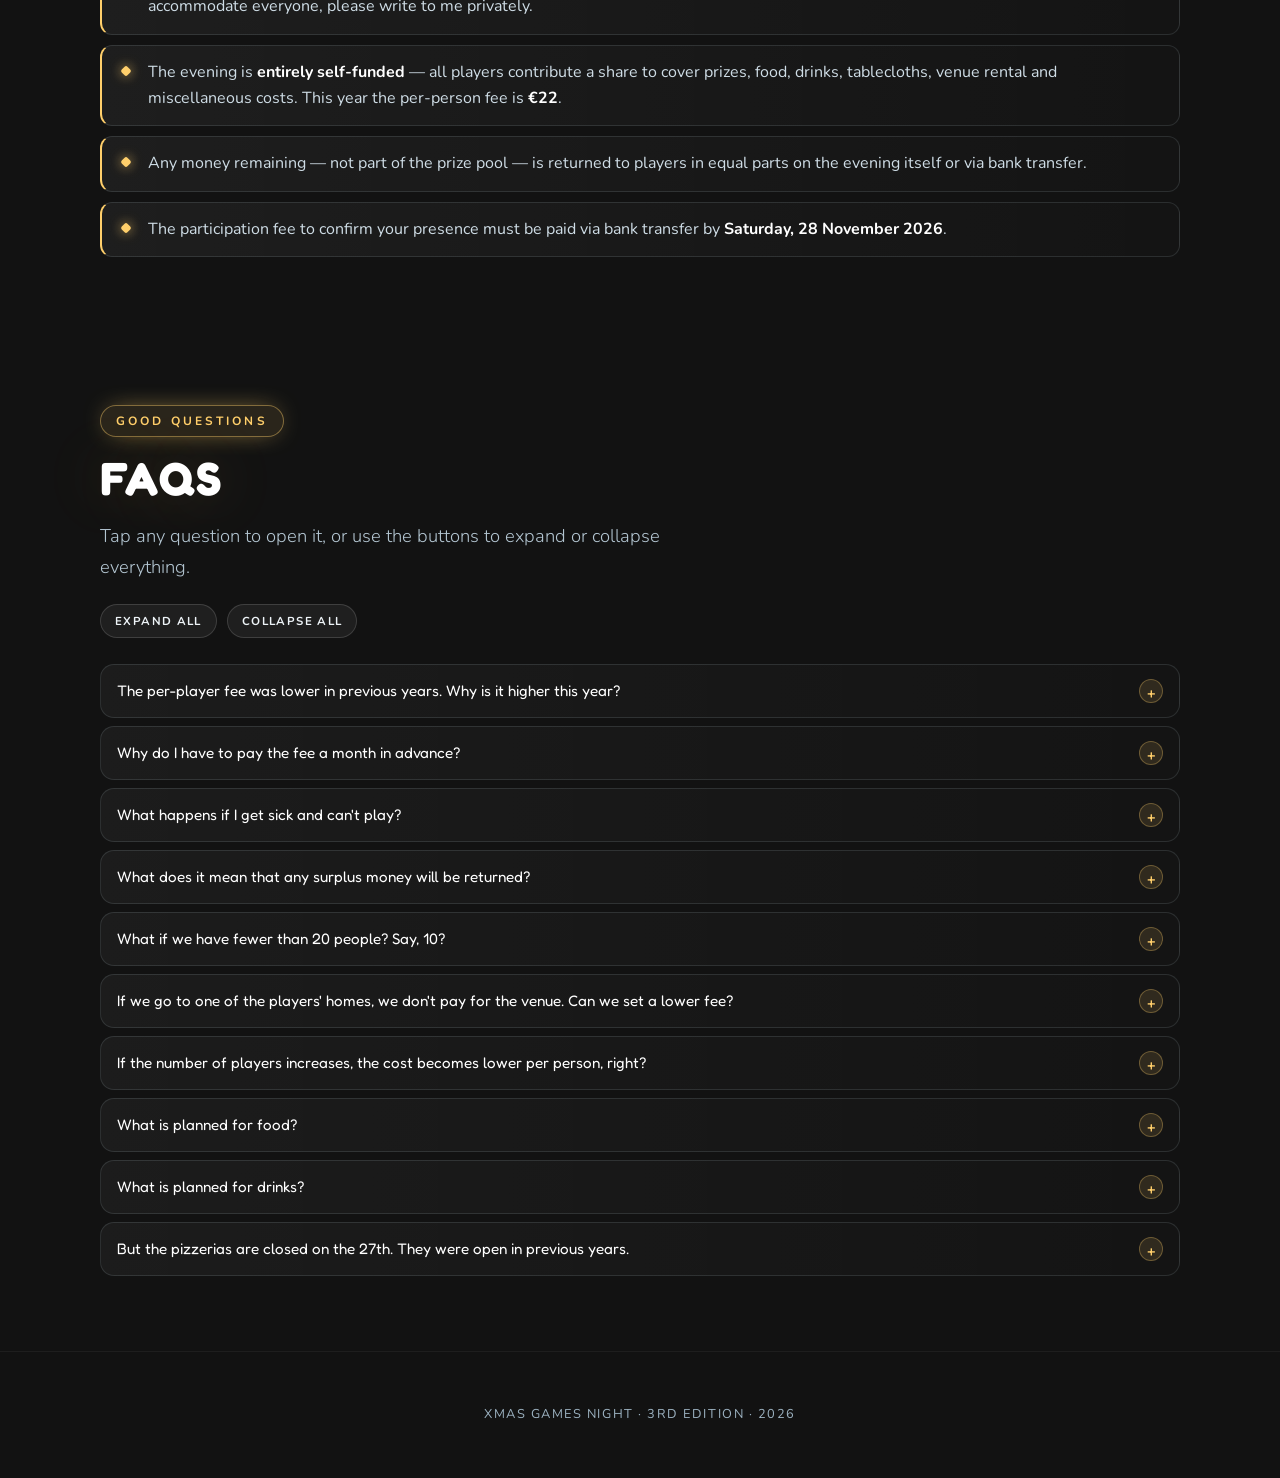
<file: versions/Homepage2/index.html>
<!DOCTYPE html>
<html lang="en">
<head>
  <meta charset="UTF-8" />
  <meta name="viewport" content="width=device-width, initial-scale=1, viewport-fit=cover" />
  <meta name="theme-color" content="#06121a" />
  <meta name="color-scheme" content="dark" />
  <meta name="description" content="Xmas Games Night · 3rd Edition — confirm by Saturday 28 Nov 2026. 27 December · 19:00." />

  <meta property="og:type" content="website" />
  <meta property="og:title" content="Xmas Games Night · 3rd Edition" />
  <meta property="og:description" content="One night. Four rounds. Zero mercy. 27 December · 19:00." />
  <meta name="twitter:card" content="summary_large_image" />

  <meta name="mobile-web-app-capable" content="yes" />
  <meta name="apple-mobile-web-app-capable" content="yes" />
  <meta name="apple-mobile-web-app-status-bar-style" content="black-translucent" />
  <meta name="apple-mobile-web-app-title" content="Xmas Games Night" />

  <title>Xmas Games Night · 3rd Edition</title>

  <link rel="preconnect" href="https://fonts.googleapis.com" />
  <link rel="preconnect" href="https://fonts.gstatic.com" crossorigin />
  <link href="https://fonts.googleapis.com/css2?family=Fredoka:wght@400;500;600;700&family=Nunito:wght@300;400;600;700;800&display=swap" rel="stylesheet" />
  <link rel="stylesheet" href="style.css" />
</head>
<body>
  <canvas id="snow" class="snow" aria-hidden="true"></canvas>
  <div class="bg-glow" aria-hidden="true"></div>
  <div class="lights" aria-hidden="true"></div>

  <main>

    <!-- ================= HERO ================= -->
    <section class="hero" aria-labelledby="hero-title">
      <div class="hero-inner">
        <p class="eyebrow">27 December · 19:00 · London area</p>

        <div class="title-wrap">
          <h1 id="hero-title" class="title title--gradient">Xmas Games Night</h1>
          <span class="sticker" aria-label="Third edition">3rd Edition</span>
        </div>

        <p class="lead">
          One night. Four rounds. Zero mercy. Confirm your spot by
          <strong>Saturday, 28 November 2026</strong> and get ready for the
          most competitive festive night of the year.
        </p>

        <!-- Countdown · Funds · Countdown -->
        <div class="stats-row">

          <!-- Confirm -->
          <div class="count-card" data-key="confirm">
            <p class="count-label">Confirm by</p>
            <div class="count-days">
              <span class="count-num" data-unit="days">0</span>
              <span class="count-days-label">days</span>
            </div>
            <p class="count-date" data-date="confirm">Saturday, 28 Nov 2026</p>
          </div>

          <!-- Funds (middle) -->
          <div class="funds-card">
            <p class="count-label">Night fund</p>
            <p class="fund-amount" data-fund="raised">€0</p>
            <p class="fund-sub" data-fund="sub">20 players · €22 each</p>
            <div class="fund-progress" role="progressbar" aria-valuemin="0" aria-valuemax="100" aria-valuenow="0" aria-label="Fund progress">
              <div class="fund-fill" data-fund="fill" style="width:0%"></div>
            </div>
            <p class="fund-meta" data-fund="meta">0% of target</p>
          </div>

          <!-- Night -->
          <div class="count-card" data-key="night">
            <p class="count-label">Game night</p>
            <div class="count-days">
              <span class="count-num" data-unit="days">0</span>
              <span class="count-days-label">days</span>
            </div>
            <p class="count-date" data-date="night">Sunday, 27 Dec 2026</p>
          </div>

        </div>

        <!-- Venue bar -->
        <a class="venue-bar"
           href="https://www.google.com/maps/dir/?api=1&destination=London+Bridge+London+UK"
           target="_blank" rel="noopener noreferrer"
           aria-label="Open directions to London Bridge in Maps">
          <span class="venue-icon" aria-hidden="true">
            <svg width="18" height="18" viewBox="0 0 24 24" fill="none"
                 stroke="currentColor" stroke-width="2" stroke-linecap="round"
                 stroke-linejoin="round">
              <path d="M21 10c0 7-9 13-9 13S3 17 3 10a9 9 0 1 1 18 0Z"/>
              <circle cx="12" cy="10" r="3"/>
            </svg>
          </span>
          <span class="venue-text">
            <strong>London Bridge area</strong>
            <span>Exact venue confirmed once the player count is set</span>
          </span>
          <span class="venue-cta" aria-hidden="true">
            Directions
            <svg width="14" height="14" viewBox="0 0 24 24" fill="none"
                 stroke="currentColor" stroke-width="2" stroke-linecap="round"
                 stroke-linejoin="round">
              <path d="M7 17 17 7"/><path d="M8 7h9v9"/>
            </svg>
          </span>
        </a>
      </div>
    </section>

    <!-- ================= GENERAL INFORMATION ================= -->
    <section class="section" aria-labelledby="how-title">
      <div class="section-inner">
        <p class="eyebrow">General information</p>
        <h2 id="how-title" class="title title--sm">How the night works</h2>
        <p class="lead">Four rounds, one leaderboard, and a strict no-sulk policy.</p>

        <div class="cards">
          <article class="card">
            <span class="card-num">01</span>
            <span class="card-icon" aria-hidden="true">🎟️</span>
            <h3 class="card-title">Confirm</h3>
            <p class="card-text">Reserve your seat by 28 Nov, 19:00. Your €22 entry goes straight into the night fund.</p>
          </article>

          <article class="card">
            <span class="card-num">02</span>
            <span class="card-icon" aria-hidden="true">📍</span>
            <h3 class="card-title">Arrive</h3>
            <p class="card-text">Meet on 27 Dec from 19:00. Bring your game face and a festive jumper.</p>
          </article>

          <article class="card">
            <span class="card-num">03</span>
            <span class="card-icon" aria-hidden="true">🎲</span>
            <h3 class="card-title">Play</h3>
            <p class="card-text">Four timed rounds across party classics. Teams are randomised each game, scores tracked live.</p>
          </article>

          <article class="card">
            <span class="card-num">04</span>
            <span class="card-icon" aria-hidden="true">🏆</span>
            <h3 class="card-title">Crown</h3>
            <p class="card-text">Cash prizes for the top teams. Everyone gets food, drinks and bragging rights.</p>
          </article>
        </div>

        <h3 class="subsection-title">The fine print</h3>

        <ul class="info-list">
          <li>
            As in previous years, the games are for <strong>ages 10 and up</strong> and are mainly physical and team-based. Teams are created randomly for each game.
          </li>
          <li>
            Games award scores to teams based on performance. Each game has a different average winning score.
          </li>
          <li>
            During the evening there will be <strong>unforeseen events and opportunities</strong> that increase — or decrease — players' scores.
          </li>
          <li>
            <strong>Cash prizes</strong> for the players finishing in 1st and 2nd place. Depending on the number of players, there may also be 3rd and 4th place prizes.
          </li>
          <li>
            Given the interest from <strong>currently 20 people</strong>, this year we have decided to rent a venue. If any player has a venue (or room) available to accommodate everyone, please write to me privately.
          </li>
          <li>
            The evening is <strong>entirely self-funded</strong> — all players contribute a share to cover prizes, food, drinks, tablecloths, venue rental and miscellaneous costs. This year the per-person fee is <strong>€22</strong>.
          </li>
          <li>
            Any money remaining — not part of the prize pool — is returned to players in equal parts on the evening itself or via bank transfer.
          </li>
          <li>
            The participation fee to confirm your presence must be paid via bank transfer by <strong>Saturday, 28 November 2026</strong>.
          </li>
        </ul>
      </div>
    </section>

    <!-- ================= FAQ ================= -->
    <section class="section" aria-labelledby="faq-title">
      <div class="section-inner">
        <p class="eyebrow">Good questions</p>
        <h2 id="faq-title" class="title title--sm">FAQs</h2>
        <p class="lead">Tap any question to open it, or use the buttons to expand or collapse everything.</p>

        <div class="faq-actions">
          <button class="btn-mini" id="expandAll" type="button">Expand all</button>
          <button class="btn-mini" id="collapseAll" type="button">Collapse all</button>
        </div>

        <div class="faq-list" id="faqList">

          <details class="faq-item">
            <summary>The per-player fee was lower in previous years. Why is it higher this year?</summary>
            <div class="faq-a">
              Given the higher number of interested people compared to previous years, the Cocola house will not be available to host us all. This requires an investment for an external venue, currently quantified in each player's fee.
            </div>
          </details>

          <details class="faq-item">
            <summary>Why do I have to pay the fee a month in advance?</summary>
            <div class="faq-a">
              Knowing the number of players in advance is essential for organising logistics — venue, game types, prizes and so on.
            </div>
          </details>

          <details class="faq-item">
            <summary>What happens if I get sick and can't play?</summary>
            <div class="faq-a">
              The player's fee will be returned minus the cost of the external venue rental.
            </div>
          </details>

          <details class="faq-item">
            <summary>What does it mean that any surplus money will be returned?</summary>
            <div class="faq-a">
              Assuming the total cost of the evening is €200 (including prizes for the winning players and the venue), and the total fees initially paid by the players were €400, the remaining €200 will be divided equally among all players and returned.
            </div>
          </details>

          <details class="faq-item">
            <summary>What if we have fewer than 20 people? Say, 10?</summary>
            <div class="faq-a">
              In that case, we will evaluate the hospitality of one of the players' homes, avoiding the rental of an external venue.
            </div>
          </details>

          <details class="faq-item">
            <summary>If we go to one of the players' homes, we don't pay for the venue. Can we set a lower fee?</summary>
            <div class="faq-a">
              In that case, there will surely be a higher percentage of money returned. The fee does not change (see questions 1 and 4).
            </div>
          </details>

          <details class="faq-item">
            <summary>If the number of players increases, the cost becomes lower per person, right?</summary>
            <div class="faq-a">
              Exactly. The more players there are, the more the costs are amortized (see question 2).
            </div>
          </details>

          <details class="faq-item">
            <summary>What is planned for food?</summary>
            <div class="faq-a">
              Take-out pizzas will be considered. The tastes will be mixed, as in previous years. Desserts are included for the end of the evening.
            </div>
          </details>

          <details class="faq-item">
            <summary>What is planned for drinks?</summary>
            <div class="faq-a">
              Mixed drinks, alcoholic and non-alcoholic. Water is included.
            </div>
          </details>

          <details class="faq-item">
            <summary>But the pizzerias are closed on the 27th. They were open in previous years.</summary>
            <div class="faq-a">
              If they are closed, other options will be considered. If there is nothing available, the players will prepare something to bring.
            </div>
          </details>

        </div>
      </div>
    </section>

    <footer class="site-footer">
      <p>Xmas Games Night · 3rd Edition · <span id="year"></span></p>
    </footer>

  </main>

  <noscript>
    <div class="noscript">
      Please enable JavaScript so the countdowns update live.
    </div>
  </noscript>

  <script src="app.js" defer></script>
</body>
</html>
</file>
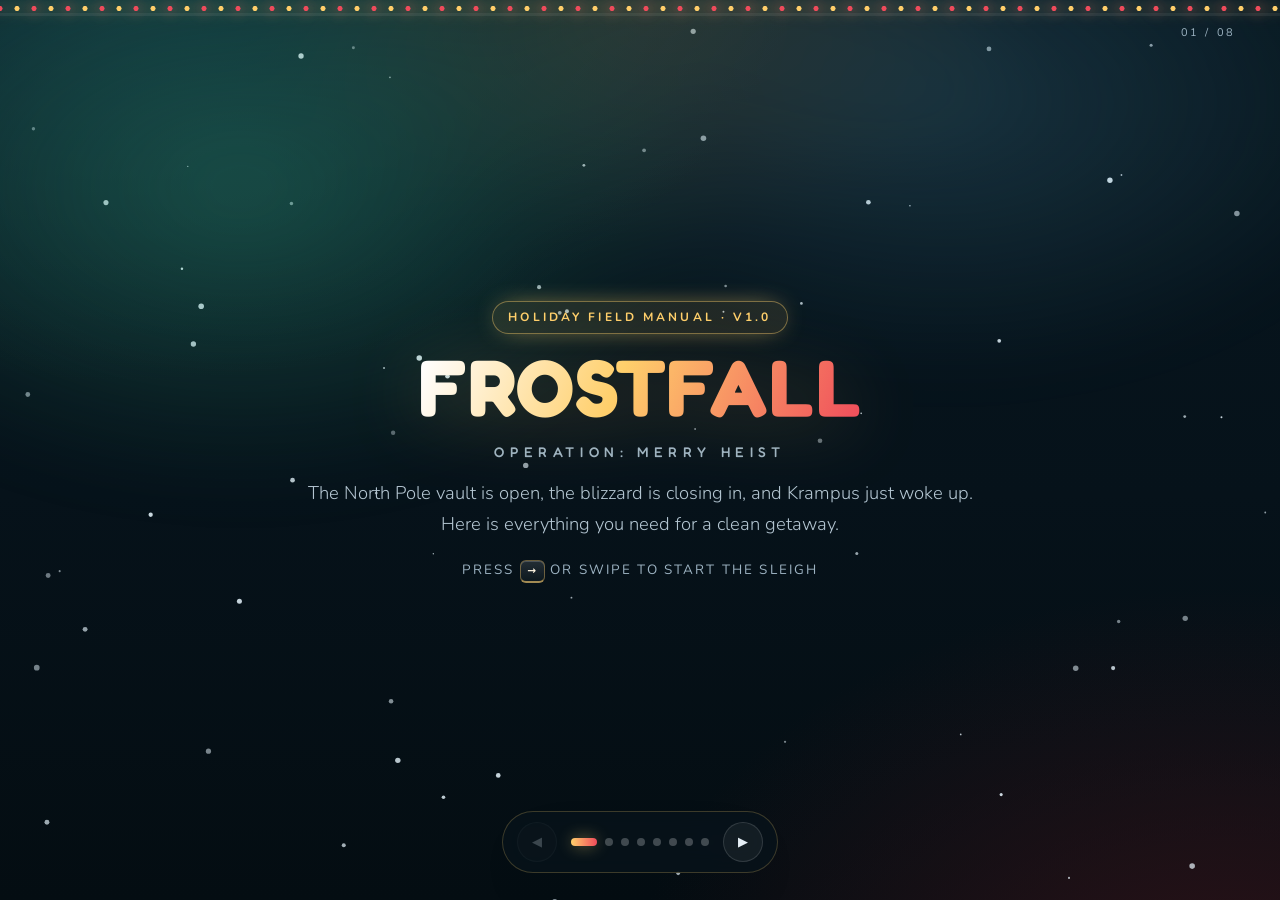
<file: versions/Slideshow/index.html>
<!DOCTYPE html>
<html lang="en">
<head>
  <meta charset="UTF-8" />
  <meta name="viewport" content="width=device-width, initial-scale=1, viewport-fit=cover" />
  <meta name="theme-color" content="#06121a" />
  <meta name="color-scheme" content="dark" />
  <meta name="description" content="FROSTFALL holiday field manual." />
  <meta property="og:type" content="website" />
  <meta property="og:title" content="FROSTFALL | Holiday Field Manual" />
  <meta property="og:description" content="A festive, swipe-through holiday field manual." />
  <meta name="mobile-web-app-capable" content="yes" />
  <meta name="apple-mobile-web-app-capable" content="yes" />
  <meta name="apple-mobile-web-app-status-bar-style" content="black-translucent" />
  <title>FROSTFALL | Holiday Field Manual</title>

  <link rel="preconnect" href="https://fonts.googleapis.com" />
  <link rel="preconnect" href="https://fonts.gstatic.com" crossorigin />
  <link href="https://fonts.googleapis.com/css2?family=Fredoka:wght@400;500;600;700&family=Nunito:wght@300;400;600;700&display=swap" rel="stylesheet" />
  <link rel="stylesheet" href="style.css" />
</head>
<body>
  <canvas id="snow" class="snow" aria-hidden="true"></canvas>
  <div class="bg-glow" aria-hidden="true"></div>
  <div class="lights" aria-hidden="true"></div>

  <header class="hud">
    <div class="hud-counter" id="slideCounter" aria-label="Current slide">01 / 01</div>
  </header>

  <div class="progress" aria-hidden="true">
    <div class="progress-bar" id="progressBar"></div>
  </div>

  <main id="stage" class="stage" aria-live="polite" aria-atomic="false"></main>

  <nav class="controls" aria-label="Slide navigation">
    <button id="prevBtn" class="btn" type="button" aria-label="Previous slide" disabled>
      <span aria-hidden="true">&#9664;</span>
    </button>
    <div class="dots" id="dots" aria-label="Choose a slide"></div>
    <button id="nextBtn" class="btn" type="button" aria-label="Next slide">
      <span aria-hidden="true">&#9654;</span>
    </button>
  </nav>

  <!-- Keep slides.js before app.js. Your existing slide content stays in slides.js. -->
  <script src="slides.js"></script>
  <script src="app.js" defer></script>
</body>
</html>
</file>
<file: style.css>
/* ═══════════════════════════════════════════════════════════════════════════════════════════
   SERATA GIOCHI 2026 · styles.css
   ═══════════════════════════════════════════════════════════════════════════════════════════ */

:root {
  /* 🎨 THEME COLORS */
  --night-sky: #060e1f;
  --snow-white: #f4f9ff;
  --ice-blue: #9fd8ff;
  --gold: #ffc857;
  --gold-soft: #ffe9c4;
  --red: #e8464e;
  --red-deep: #c22f45;
  --green: #2fae6b;
  --green-deep: #177a52;
  --cream: #fff3dc;

  /* 🎨 PANEL COLORS */
  --panel-bg-1: rgba(18, 42, 74, 0.92);
  --panel-bg-2: rgba(10, 28, 54, 0.94);
  --text-primary: #dbe7f7;
  --text-dim: #a9bdd9;

  /* 🎨 FONTS */
  --f-display: 'Mountains of Christmas', cursive;
  --f-body: 'Fredoka', system-ui, sans-serif;
}

/* ═══════════ RESET & BASE ═══════════ */
* {
  margin: 0;
  padding: 0;
  box-sizing: border-box;
}

html {
  scroll-behavior: smooth;
}

body {
  font-family: var(--f-body);
  color: var(--text-primary);
  background: var(--night-sky);
  overflow-x: hidden;
  padding-bottom: 170px;
  -webkit-font-smoothing: antialiased;
}

::selection {
  background: var(--gold);
  color: #3a1420;
}

:focus-visible {
  outline: 3px dashed var(--gold);
  outline-offset: 3px;
  border-radius: 6px;
}

/* ═══════════ AMBIENT LAYERS ═══════════ */
.sky {
  position: fixed;
  inset: 0;
  z-index: 0;
  pointer-events: none;
  background:
    radial-gradient(1100px 520px at 85% -10%, rgba(22, 55, 97, 0.55), transparent 60%),
    radial-gradient(900px 500px at 6% 108%, rgba(17, 82, 72, 0.5), transparent 62%),
    linear-gradient(180deg, #060f22 0%, #0a2140 42%, #0c3247 78%, #0e3d3c 100%);
}

.stars {
  position: fixed;
  inset: 0;
  z-index: 1;
  pointer-events: none;
  overflow: hidden;
}

.star {
  position: absolute;
  background: #fff;
  border-radius: 50%;
  animation: twinkle var(--d, 3s) ease-in-out var(--dl, 0s) infinite;
}

@keyframes twinkle {
  0%, 100% { opacity: 0.12; transform: scale(0.8); }
  50% { opacity: 0.95; transform: scale(1.15); }
}

#snow {
  position: fixed;
  inset: 0;
  z-index: 90;
  pointer-events: none;
}

.lights {
  position: fixed;
  top: 0;
  left: 0;
  right: 0;
  height: 32px;
  z-index: 60;
  pointer-events: none;
}

.lights::before {
  content: "";
  position: absolute;
  top: 7px;
  left: -12px;
  right: -12px;
  height: 2px;
  background: linear-gradient(90deg, #0a1526, #1d3a57, #0a1526);
  border-radius: 2px;
}

.bulb {
  position: absolute;
  top: 9px;
  width: 9px;
  height: 12px;
  background: var(--c);
  border-radius: 50% 50% 46% 46%;
  box-shadow: 0 0 9px var(--c), 0 0 18px var(--c);
  animation: glow 2.4s ease-in-out var(--dl) infinite;
}

.bulb::before {
  content: "";
  position: absolute;
  top: -3px;
  left: 50%;
  transform: translateX(-50%);
  width: 3px;
  height: 3px;
  background: #234;
  border-radius: 1px;
}

.bulb:nth-child(even) {
  top: 16px;
}

@keyframes glow {
  0%, 100% { opacity: 0.5; }
  50% { opacity: 1; }
}

/* ═══════════ SANTA WALKING ═══════════ */
.santa {
  position: fixed;
  left: 0;
  bottom: 96px;
  z-index: 55;
  width: 58px;
  pointer-events: none;
  will-change: transform;
  filter: drop-shadow(0 6px 8px rgba(0, 0, 0, 0.45));
}

.santa-flip {
  transition: transform 0.25s ease;
}

.santa.flip .santa-flip {
  transform: scaleX(-1);
}

.leg {
  transform-box: fill-box;
  transform-origin: 50% 0%;
}

.leg-l {
  animation: step 0.5s ease-in-out infinite alternate;
}

.leg-r {
  animation: step 0.5s ease-in-out infinite alternate-reverse;
}

@keyframes step {
  from { transform: rotate(18deg); }
  to { transform: rotate(-18deg); }
}

.santa-inner {
  animation: bob 0.5s ease-in-out infinite alternate;
  display: block;
}

@keyframes bob {
  from { transform: translateY(0); }
  to { transform: translateY(-1.6px); }
}

/* ═══════════ MASTHEAD ═══════════ */
.masthead {
  position: relative;
  z-index: 2;
  width: min(680px, 100% - 40px);
  margin-inline: auto;
  padding-top: 56px;
  text-align: center;
}

.title-wrap {
  position: relative;
  padding-top: 22px;
}

.js .title-wrap {
  animation: drop 0.8s cubic-bezier(0.2, 0.9, 0.3, 1.25) both;
}

@keyframes drop {
  from { opacity: 0; transform: translateY(-18px); }
}

.title {
  font-family: var(--f-display);
  font-weight: 700;
  line-height: 0.95;
}

.title-xmas {
  display: block;
  font-size: clamp(3.4rem, 16vw, 5.4rem);
  color: #fff;
  letter-spacing: 0.01em;
  text-shadow: 0 3px 0 var(--red-deep), 0 7px 22px rgba(0, 0, 0, 0.55);
}

.title-year {
  display: inline-block;
  margin-top: 10px;
  font-size: clamp(2rem, 8.5vw, 3rem);
  color: #5a1a26;
  background: linear-gradient(180deg, #ffdf9e, var(--gold));
  padding: 0.04em 0.34em;
  border-radius: 0.24em;
  transform: rotate(-2deg);
  box-shadow: 0 3px 0 #b17f2a, 0 8px 18px rgba(0, 0, 0, 0.4);
}

.tag {
  margin-top: 12px;
  color: var(--ice-blue);
  font-size: 0.95rem;
  letter-spacing: 0.06em;
}

/* 3ª edizione sticker */
.sticker {
  position: absolute;
  top: -16px;
  right: -4px;
  z-index: 3;
  width: 84px;
  height: 84px;
  border-radius: 50%;
  display: flex;
  flex-direction: column;
  align-items: center;
  justify-content: center;
  gap: 1px;
  background: radial-gradient(circle at 30% 25%, #ff7a6d, var(--red-deep) 70%);
  border: 3px solid var(--gold-soft);
  box-shadow: 0 8px 18px rgba(0, 0, 0, 0.45);
  color: var(--cream);
  transform: rotate(9deg);
  animation: wobble 4.5s ease-in-out infinite;
}

.sticker::before {
  content: "";
  position: absolute;
  inset: 5px;
  border: 2px dashed rgba(255, 240, 210, 0.85);
  border-radius: 50%;
}

.st-top { font-size: 0.7rem; line-height: 1; }
.st-num { font-family: var(--f-display); font-size: 1.85rem; line-height: 1; }
.st-sub { font-size: 0.52rem; font-weight: 600; letter-spacing: 0.18em; }

@keyframes wobble {
  0%, 100% { transform: rotate(7deg) scale(1); }
  50% { transform: rotate(12deg) scale(1.04); }
}

/* festive scene */
.scene {
  display: block;
  width: min(92%, 370px);
  margin: 20px auto 6px;
}

.tree-sway {
  transform-box: fill-box;
  transform-origin: 50% 100%;
  animation: sway 5s ease-in-out infinite;
}

@keyframes sway {
  0%, 100% { transform: rotate(-1.6deg); }
  50% { transform: rotate(1.6deg); }
}

.star-pulse {
  transform-box: fill-box;
  transform-origin: center;
  animation: pulse 2s ease-in-out infinite;
}

@keyframes pulse {
  0%, 100% { transform: scale(1); opacity: 1; }
  50% { transform: scale(1.25); opacity: 0.75; }
}

.dice-float {
  animation: floaty 3.6s ease-in-out infinite;
}

@keyframes floaty {
  0%, 100% { transform: translateY(0); }
  50% { transform: translateY(-4px); }
}

.summary {
  max-width: 46ch;
  margin: 16px auto 0;
  text-align: center;
  font-size: 0.98rem;
  line-height: 1.65;
  color: var(--text-primary);
}

.summary strong {
  color: var(--gold);
}

/* ═══════════ MAIN / PANELS ═══════════ */
main {
  position: relative;
  z-index: 2;
  width: min(680px, 100% - 36px);
  margin: 32px auto 0;
  display: grid;
  gap: 24px;
}

.panel {
  position: relative;
  overflow: hidden;
  background: linear-gradient(180deg, var(--panel-bg-1), var(--panel-bg-2));
  border: 1px solid rgba(191, 227, 255, 0.16);
  border-radius: 22px;
  padding: clamp(18px, 4.5vw, 28px);
  box-shadow: 0 18px 40px rgba(3, 10, 25, 0.45);
}

.panel::after {
  content: "";
  position: absolute;
  inset: 0;
  pointer-events: none;
  opacity: 0.5;
  background-image: radial-gradient(rgba(255, 255, 255, 0.05) 1px, transparent 1.4px);
  background-size: 22px 22px;
}

.panel > * {
  position: relative;
  z-index: 1;
}

.sec-title {
  font-family: var(--f-display);
  font-weight: 700;
  text-align: center;
  font-size: clamp(1.65rem, 6.5vw, 2.15rem);
  color: var(--gold-soft);
  letter-spacing: 0.02em;
  margin-bottom: 18px;
}

.sec-title::before {
  content: "❄ ";
  color: var(--ice-blue);
  font-size: 0.7em;
  vertical-align: 0.15em;
}

.sec-title::after {
  content: " ❄";
  color: var(--ice-blue);
  font-size: 0.7em;
  vertical-align: 0.15em;
}

/* ═══════════ COUNTDOWN ═══════════ */
.cd-grid {
  display: grid;
  grid-template-columns: 1fr 1fr;
  gap: 14px;
}

.cd-card {
  position: relative;
  border-radius: 18px;
  text-align: center;
  color: var(--cream);
  transform: rotate(var(--tilt, 0deg));
  transition: transform 0.35s cubic-bezier(0.2, 0.8, 0.3, 1.2);
  box-shadow: 0 14px 28px rgba(3, 10, 25, 0.5);
  -webkit-mask-image:
    radial-gradient(circle 8px at 0 50%, transparent 7.5px, #000 8px),
    radial-gradient(circle 8px at 100% 50%, transparent 7.5px, #000 8px);
  mask-image:
    radial-gradient(circle 8px at 0 50%, transparent 7.5px, #000 8px),
    radial-gradient(circle 8px at 100% 50%, transparent 7.5px, #000 8px);
  -webkit-mask-composite: source-in;
  mask-composite: intersect;
}

.cd-card:hover {
  transform: rotate(0deg) translateY(-4px) scale(1.02);
}

.cd-card--red { background: linear-gradient(165deg, #ff6b5e, #cf3247 72%); }
.cd-card--green { background: linear-gradient(165deg, #3ecf82, #177a52 72%); }

.cd-inner {
  margin: 9px;
  padding: 12px 8px 14px;
  border-radius: 12px;
  border: 2px dashed rgba(255, 255, 255, 0.38);
}

.cd-head {
  display: flex;
  align-items: center;
  justify-content: center;
  gap: 7px;
  font-weight: 600;
  font-size: 0.78rem;
  letter-spacing: 0.09em;
  text-transform: uppercase;
}

.cd-num {
  font-size: clamp(3rem, 15vw, 4.4rem);
  font-weight: 700;
  line-height: 1;
  margin: 8px 0 2px;
  text-shadow: 0 3px 0 rgba(0, 0, 0, 0.28);
  font-variant-numeric: tabular-nums;
}

.cd-unit {
  font-size: 0.76rem;
  letter-spacing: 0.22em;
  text-transform: uppercase;
  opacity: 0.92;
}

.cd-date {
  display: inline-block;
  margin-top: 10px;
  font-size: 0.73rem;
  letter-spacing: 0.03em;
  background: rgba(0, 0, 0, 0.24);
  padding: 4px 10px;
  border-radius: 999px;
}

.cd-state {
  min-height: 1.1em;
  margin-top: 7px;
  font-size: 0.78rem;
  font-weight: 600;
}

/* ═══════════ LOCATION ═══════════ */
.location-card {
  display: block;
  text-decoration: none;
  color: inherit;
  position: relative;
  padding: 20px;
  border-radius: 16px;
  background: linear-gradient(135deg, rgba(255, 200, 87, 0.08), rgba(159, 216, 255, 0.08));
  border: 2px dashed rgba(255, 200, 87, 0.4);
  transition: all 0.35s ease;
}

.location-card:hover {
  transform: translateY(-4px);
  border-color: var(--gold);
  box-shadow: 0 12px 28px rgba(255, 200, 87, 0.25);
}

.location-card:active {
  transform: translateY(-2px);
}

.location-pin {
  font-size: 3.5rem;
  text-align: center;
  margin-bottom: 12px;
  animation: bounce 2s ease-in-out infinite;
}

@keyframes bounce {
  0%, 100% { transform: translateY(0); }
  50% { transform: translateY(-8px); }
}

.location-content {
  text-align: center;
}

.location-content .sec-title {
  margin-bottom: 12px;
}

.location-address {
  font-size: 1.1rem;
  font-weight: 600;
  color: var(--gold-soft);
  margin-bottom: 16px;
  line-height: 1.5;
}

.location-cta {
  display: inline-flex;
  align-items: center;
  gap: 8px;
  font-size: 0.95rem;
  font-weight: 500;
  color: var(--ice-blue);
  background: rgba(255, 200, 87, 0.15);
  padding: 10px 20px;
  border-radius: 999px;
  border: 1.5px solid rgba(255, 200, 87, 0.4);
  transition: all 0.25s ease;
}

.location-card:hover .location-cta {
  background: rgba(255, 200, 87, 0.25);
  border-color: var(--gold);
}

.location-arrow {
  font-size: 1.2rem;
  animation: spin 8s linear infinite;
}

@keyframes spin {
  from { transform: rotate(0deg); }
  to { transform: rotate(360deg); }
}

.location-card.has-address .location-pin {
  animation: none;
}

.location-card.has-address .location-arrow {
  animation: none;
}

/* ═══════════ PLAYERS WIDGET ═══════════ */
.players {
  text-align: center;
}

.snowman-deco {
  position: absolute;
  top: 12px;
  right: 8px;
  width: 58px;
  opacity: 0.95;
  z-index: 1;
  animation: floaty 5s ease-in-out infinite;
}

.players-sub {
  margin-top: 4px;
  font-size: 0.88rem;
  color: var(--text-dim);
}

.globe {
  position: relative;
  width: 172px;
  margin: 18px auto 6px;
}

.globe svg {
  display: block;
  width: 100%;
}

#ringFg {
  transition: stroke-dashoffset 1.5s cubic-bezier(0.2, 0.7, 0.2, 1) 0.25s;
}

.globe-center {
  position: absolute;
  inset: 0;
  display: flex;
  flex-direction: column;
  align-items: center;
  justify-content: center;
  gap: 2px;
}

.globe-num {
  font-size: 3.1rem;
  font-weight: 700;
  color: var(--gold);
  line-height: 1;
  text-shadow: 0 3px 12px rgba(255, 200, 87, 0.35);
}

.globe-cap {
  font-size: 0.8rem;
  color: var(--text-dim);
}

.globe-cap b {
  color: var(--cream);
}

.chips {
  list-style: none;
  display: flex;
  flex-wrap: wrap;
  justify-content: center;
  gap: 8px;
  margin: 16px auto 4px;
  max-width: 420px;
}

.chip {
  width: 38px;
  height: 38px;
  border-radius: 50%;
  display: grid;
  place-items: center;
  font-weight: 600;
  font-size: 0.82rem;
  color: #14233d;
  border: 2px solid rgba(255, 255, 255, 0.65);
  box-shadow: 0 3px 0 rgba(0, 0, 0, 0.35);
  animation: pop 0.45s cubic-bezier(0.2, 0.9, 0.3, 1.4) both;
}

.chip:nth-child(5n+1) { background: #ffc857; }
.chip:nth-child(5n+2) { background: #9fd8ff; }
.chip:nth-child(5n+3) { background: #6fe3a1; }
.chip:nth-child(5n+4) { background: #ff8f87; }
.chip:nth-child(5n+5) { background: #ffd9a0; }

@keyframes pop {
  from { transform: scale(0) rotate(-14deg); opacity: 0; }
}

.players-seat {
  margin-top: 14px;
  font-size: 0.9rem;
  color: var(--gold-soft);
  font-weight: 500;
}

/* ═══════════ HOW IT WORKS ═══════════ */
.steps {
  list-style: none;
  display: grid;
  gap: 13px;
}

.step {
  display: grid;
  grid-template-columns: 52px 1fr;
  gap: 14px;
  align-items: start;
  background: rgba(255, 255, 255, 0.045);
  border: 1px solid rgba(191, 227, 255, 0.12);
  border-radius: 16px;
  padding: 14px;
}

.step-num {
  width: 46px;
  height: 46px;
  border-radius: 14px;
  display: grid;
  place-items: center;
  font-weight: 700;
  font-size: 1.35rem;
  color: #14233d;
  box-shadow: 0 4px 0 rgba(0, 0, 0, 0.35);
}

.step:nth-child(1) .step-num { background: #ffc857; transform: rotate(-5deg); }
.step:nth-child(2) .step-num { background: #9fd8ff; transform: rotate(4deg); }
.step:nth-child(3) .step-num { background: #6fe3a1; transform: rotate(-3deg); }
.step:nth-child(4) .step-num { background: #ff8f87; transform: rotate(3deg); }
.step:nth-child(5) .step-num { background: #ffd9a0; transform: rotate(-4deg); }
.step:nth-child(6) .step-num { background: #b7e4ff; transform: rotate(5deg); }

.step-body h3 {
  font-size: 1.02rem;
  font-weight: 600;
  color: var(--gold-soft);
  margin-bottom: 4px;
}

.step-body p {
  font-size: 0.9rem;
  line-height: 1.55;
  color: #cfdcf0;
}

.step-body strong {
  color: var(--gold);
}

/* ═══════════ FAQ ═══════════ */
.faq-head {
  display: flex;
  align-items: center;
  justify-content: space-between;
  gap: 12px;
  margin-bottom: 8px;
}

.faq-head .sec-title {
  flex: 1;
}

.faq-toggle-all {
  background: transparent;
  border: 1.5px dashed rgba(255, 200, 87, 0.6);
  color: #ffd98f;
  border-radius: 999px;
  padding: 6px 14px;
  cursor: pointer;
  font-family: var(--f-body);
  font-size: 0.78rem;
  font-weight: 500;
  white-space: nowrap;
  transition: background 0.25s, transform 0.25s;
}

.faq-toggle-all:hover {
  background: rgba(255, 200, 87, 0.12);
  transform: translateY(-1px);
}

.faq-item {
  border-bottom: 1px solid rgba(191, 227, 255, 0.14);
}

.faq-item:last-child {
  border-bottom: none;
}

.faq-q {
  width: 100%;
  display: flex;
  justify-content: space-between;
  align-items: center;
  gap: 14px;
  background: none;
  border: 0;
  cursor: pointer;
  text-align: left;
  padding: 15px 2px;
  color: #f2f7ff;
  font-family: var(--f-body);
  font-size: 0.98rem;
  font-weight: 500;
  transition: color 0.25s;
}

.faq-q:hover {
  color: var(--gold);
}

.faq-ico {
  flex: 0 0 auto;
  position: relative;
  width: 26px;
  height: 26px;
  border-radius: 50%;
  background: var(--red-deep);
  box-shadow: 0 2px 0 rgba(0, 0, 0, 0.4);
  transition: transform 0.35s ease, background 0.35s ease;
}

.faq-ico::before,
.faq-ico::after {
  content: "";
  position: absolute;
  top: 50%;
  left: 50%;
  background: #fff;
  border-radius: 2px;
  transform: translate(-50%, -50%);
}

.faq-ico::before {
  width: 12px;
  height: 2.5px;
}

.faq-ico::after {
  width: 2.5px;
  height: 12px;
}

.faq-item.open .faq-ico {
  transform: rotate(225deg);
  background: var(--green-deep);
}

.faq-a {
  display: grid;
  grid-template-rows: 0fr;
  transition: grid-template-rows 0.4s ease;
}

.faq-item.open .faq-a {
  grid-template-rows: 1fr;
}

.faq-a-in {
  overflow: hidden;
}

.faq-a p {
  padding: 0 34px 16px 2px;
  font-size: 0.88rem;
  line-height: 1.6;
  color: #cfdcf0;
}

/* ═══════════ FOOTER ═══════════ */
.footer {
  text-align: center;
  padding: 8px 0 4px;
  color: #8fa5c4;
  font-size: 0.8rem;
  line-height: 1.8;
}

/* ═══════════ STICKY CTA ═══════════ */
.cta-bar {
  position: fixed;
  left: 0;
  right: 0;
  bottom: 0;
  z-index: 70;
  display: flex;
  justify-content: center;
  align-items: flex-end;
  pointer-events: none;
}

.cta-fade {
  position: absolute;
  left: 0;
  right: 0;
  bottom: 0;
  height: 135px;
  background: linear-gradient(180deg, transparent, rgba(6, 17, 31, 0.92));
}

.cta-tray {
  position: relative;
  width: 100%;
  pointer-events: auto;
  display: flex;
  justify-content: center;
  background: #081a30;
  border-top: 2px solid rgba(255, 200, 87, 0.25);
  padding: 13px 16px calc(13px + env(safe-area-inset-bottom));
}

.cta-tray::before {
  content: "";
  position: absolute;
  top: -8px;
  left: 0;
  right: 0;
  height: 7px;
  opacity: 0.95;
  background: repeating-linear-gradient(-45deg, var(--red) 0 11px, var(--snow-white) 11px 22px);
}

.cta {
  position: relative;
  overflow: hidden;
  display: inline-flex;
  align-items: center;
  gap: 10px;
  font-family: var(--f-body);
  font-weight: 600;
  font-size: 1.08rem;
  letter-spacing: 0.03em;
  color: #fff;
  text-decoration: none;
  padding: 13px 34px;
  border-radius: 999px;
  background: linear-gradient(180deg, #ff6a5f, #d33049 55%, #b8263d);
  border: 2px solid #ffd9a0;
  box-shadow: 0 5px 0 #7c1b2e, 0 14px 26px rgba(211, 48, 73, 0.45);
  transition: transform 0.15s ease, box-shadow 0.15s ease;
  animation: ctaPulse 2.8s ease-in-out infinite;
}

.wa-icon {
  width: 21px;
  height: 21px;
  flex: 0 0 auto;
  color: #fff;
}

.cta::after {
  content: "";
  position: absolute;
  inset: 0;
  border-radius: inherit;
  background: linear-gradient(110deg, transparent 32%, rgba(255, 255, 255, 0.4) 50%, transparent 68%);
  transform: translateX(-130%);
  animation: shine 3.6s ease-in-out infinite;
}

@keyframes shine {
  0%, 55% { transform: translateX(-130%); }
  85%, 100% { transform: translateX(130%); }
}

@keyframes ctaPulse {
  0%, 100% {
    box-shadow: 0 5px 0 #7c1b2e, 0 14px 26px rgba(211, 48, 73, 0.35);
  }
  50% {
    box-shadow: 0 5px 0 #7c1b2e, 0 14px 34px rgba(255, 106, 95, 0.6);
  }
}

.cta:hover {
  transform: translateY(2px);
  box-shadow: 0 3px 0 #7c1b2e, 0 10px 20px rgba(211, 48, 73, 0.4);
}

.cta:active {
  transform: translateY(4px);
  box-shadow: 0 1px 0 #7c1b2e, 0 6px 14px rgba(211, 48, 73, 0.35);
}

/* toast + confetti */
#toast {
  position: fixed;
  left: 50%;
  bottom: calc(120px + env(safe-area-inset-bottom));
  z-index: 75;
  transform: translateX(-50%) translateY(10px);
  background: #0c2542;
  border: 1.5px solid var(--gold);
  color: var(--gold-soft);
  padding: 10px 18px;
  border-radius: 14px;
  font-size: 0.88rem;
  opacity: 0;
  pointer-events: none;
  transition: opacity 0.35s, transform 0.35s;
  box-shadow: 0 10px 30px rgba(0, 0, 0, 0.5);
  white-space: nowrap;
}

#toast.show {
  opacity: 1;
  transform: translateX(-50%) translateY(0);
}

.confetti {
  position: fixed;
  z-index: 95;
  width: 8px;
  height: 12px;
  border-radius: 2px;
  pointer-events: none;
}

/* ═══════════ SCROLL REVEAL ═══════════ */
.js .reveal {
  opacity: 0;
  transform: translateY(18px);
  transition: opacity 0.65s ease, transform 0.65s ease;
}

.js .reveal.is-in {
  opacity: 1;
  transform: none;
}

/* ═══════════ WIDER SCREENS ═══════════ */
@media (min-width: 640px) {
  .cd-grid {
    gap: 22px;
  }

  .cd-num {
    font-size: 4.8rem;
  }

  .step {
    grid-template-columns: 56px 1fr;
    padding: 16px 18px;
  }

  .snowman-deco {
    width: 70px;
    top: 16px;
    right: 16px;
  }

  .sticker {
    width: 92px;
    height: 92px;
    top: -20px;
    right: 6px;
  }

  .location-pin {
    font-size: 4rem;
  }

  .location-address {
    font-size: 1.2rem;
  }
}

/* ═══════════ REDUCED MOTION ═══════════ */
@media (prefers-reduced-motion: reduce) {
  html {
    scroll-behavior: auto;
  }

  *,
  *::before,
  *::after {
    animation-duration: 0.01ms !important;
    animation-iteration-count: 1 !important;
    transition-duration: 0.01ms !important;
  }

  .js .reveal {
    opacity: 1;
    transform: none;
  }
}

/* ═══════════ STICKY COUNTDOWN BAR ═══════════ */
.sticky-cd {
  position: fixed;
  top: 36px;
  left: 0;
  right: 0;
  z-index: 45;
  pointer-events: none;
  transform: translateY(-110%);
  opacity: 0;
  transition: transform 0.45s cubic-bezier(0.2, 0.8, 0.3, 1),
              opacity 0.35s ease;
}

.sticky-cd.is-stuck {
  transform: translateY(0);
  opacity: 1;
  pointer-events: auto;
}

.sticky-cd-inner {
  display: flex;
  justify-content: center;
  gap: 10px;
  padding: 8px 14px;
  max-width: 680px;
  margin: 0 auto;
}

.sticky-card {
  flex: 1;
  max-width: 170px;
  display: flex;
  align-items: center;
  gap: 6px;
  padding: 7px 12px;
  border-radius: 14px;
  color: var(--cream);
  font-weight: 500;
  backdrop-filter: blur(12px) saturate(140%);
  -webkit-backdrop-filter: blur(12px) saturate(140%);
  box-shadow: 0 6px 18px rgba(3, 10, 25, 0.45);
  border: 1px solid rgba(255, 255, 255, 0.22);
}

.sticky-card--red {
  background: linear-gradient(135deg,
    rgba(232, 70, 78, 0.92),
    rgba(194, 47, 69, 0.92));
}

.sticky-card--green {
  background: linear-gradient(135deg,
    rgba(47, 174, 107, 0.92),
    rgba(23, 122, 82, 0.92));
}

.sticky-label {
  font-size: 0.72rem;
  letter-spacing: 0.04em;
  opacity: 0.95;
  white-space: nowrap;
}

.sticky-num {
  font-size: 1.25rem;
  font-weight: 700;
  font-variant-numeric: tabular-nums;
  margin-left: auto;
  line-height: 1;
  text-shadow: 0 2px 0 rgba(0, 0, 0, 0.2);
}

.sticky-unit {
  font-size: 0.62rem;
  opacity: 0.7;
  text-transform: uppercase;
  letter-spacing: 0.08em;
  align-self: flex-end;
  margin-bottom: 1px;
}

/* Wider screens: slightly larger cards */
@media (min-width: 640px) {
  .sticky-card {
    max-width: 200px;
    padding: 8px 16px;
  }
  .sticky-label { font-size: 0.78rem; }
  .sticky-num { font-size: 1.4rem; }
}

/* Very small phones: tighter spacing */
@media (max-width: 380px) {
  .sticky-cd-inner { gap: 6px; padding: 6px 8px; }
  .sticky-card { padding: 6px 9px; gap: 4px; }
  .sticky-label { font-size: 0.65rem; }
  .sticky-num { font-size: 1.1rem; }
}
</file>
<file: versions/Homepage/style.css>
/* ============================================================
   XMAS GAMES NIGHT — single-page festive theme
   ============================================================ */
*, *::before, *::after { box-sizing: border-box; }

:root {
  color-scheme: dark;
  --bg:       #06121a;
  --text:     #eef4f8;
  --muted:    #9db3c2;
  --line:     rgba(214, 235, 245, .12);

  --accent:   #ffcf6b;   /* gold      */
  --accent-2: #ef4b5b;   /* candy red */
  --green:    #38b48b;   /* pine      */
  --ice:      #bfe9ff;

  --font-head: 'Fredoka', ui-rounded, system-ui, sans-serif;
  --font-body: 'Nunito', system-ui, -apple-system, sans-serif;

  --safe-top:    env(safe-area-inset-top, 0px);
  --safe-right:  env(safe-area-inset-right, 0px);
  --safe-bottom: env(safe-area-inset-bottom, 0px);
  --safe-left:   env(safe-area-inset-left, 0px);

  --sticker-size: 96px;
}

html {
  -webkit-text-size-adjust: 100%;
  text-size-adjust: 100%;
  scroll-behavior: smooth;
}

body {
  margin: 0;
  min-height: 100vh;
  min-height: 100svh;
  color: var(--text);
  font-family: var(--font-body);
  font-size: 16px;
  line-height: 1.55;
  overflow-x: hidden;
  -webkit-font-smoothing: antialiased;
  -webkit-tap-highlight-color: transparent;
  background:
    radial-gradient(1100px 760px at 10% -10%, #11343c 0%, transparent 62%),
    radial-gradient(1000px 700px at 96% 112%, #2c1218 0%, transparent 60%),
    linear-gradient(180deg, #07161f 0%, var(--bg) 55%, #040d12 100%);
  background-attachment: fixed;
}

::selection { background: var(--accent); color: #1a1206; }

/* ============ background layers ============ */

.snow { position: fixed; inset: 0; z-index: 0; pointer-events: none; }

.bg-glow {
  position: fixed;
  top: -12%; left: -10%; right: -10%;
  height: 78vh;
  z-index: 0;
  pointer-events: none;
  filter: blur(34px);
  background:
    radial-gradient(45% 62% at 24% 42%, rgba(56, 180, 139, .30), transparent 70%),
    radial-gradient(42% 55% at 70% 30%, rgba(120, 220, 255, .15), transparent 72%),
    radial-gradient(36% 50% at 50% 16%, rgba(255, 207, 107, .13), transparent 70%);
  animation: aurora 15s ease-in-out infinite alternate;
}

@keyframes aurora {
  from { opacity: .55; transform: translate3d(-2%, 0, 0) scale(1); }
  to   { opacity: .95; transform: translate3d(2%, 1.5%, 0) scale(1.07); }
}

/* ============ lights + scroll progress ============ */

.lights {
  position: fixed;
  top: 0; left: 0; right: 0;
  height: 11px;
  z-index: 7;
  pointer-events: none;
  background-image: radial-gradient(circle, #ffcf6b 0 2.3px, transparent 2.8px);
  background-size: 34px 11px;
  background-position: 0 3px;
  background-repeat: repeat-x;
  filter: drop-shadow(0 0 7px rgba(255, 207, 107, .85));
  animation: flicker 4.6s ease-in-out infinite;
}

.lights::after {
  content: "";
  position: absolute;
  inset: 0;
  background-image: radial-gradient(circle, #ef4b5b 0 2.3px, transparent 2.8px);
  background-size: 34px 11px;
  background-position: 17px 3px;
  background-repeat: repeat-x;
  filter: drop-shadow(0 0 7px rgba(239, 75, 91, .85));
  animation: flicker 4.6s ease-in-out infinite reverse;
}

@keyframes flicker { 0%, 100% { opacity: .9; } 50% { opacity: .34; } }

.progress {
  position: fixed;
  top: 13px; left: 0; right: 0;
  height: 3px;
  z-index: 7;
  background: rgba(255, 255, 255, .06);
}

.progress-bar {
  height: 100%;
  width: 0%;
  background: linear-gradient(90deg, var(--green), var(--accent), var(--accent-2));
  box-shadow: 0 0 18px -2px rgba(255, 207, 107, .8);
}

/* ============ page layout ============ */

.page {
  position: relative;
  z-index: 1;
  max-width: 760px;
  margin: 0 auto;
  padding:
    calc(72px + var(--safe-top))
    max(20px, calc(18px + var(--safe-right)))
    calc(150px + var(--safe-bottom))
    max(20px, calc(18px + var(--safe-left)));
}

.hero { display: flex; flex-direction: column; align-items: flex-start; gap: 18px; }

.section { margin-top: clamp(56px, 9vh, 84px); scroll-margin-top: 28px; }

.section-head { display: flex; flex-direction: column; align-items: flex-start; gap: 10px; margin-bottom: 18px; }

.footer {
  margin-top: clamp(56px, 9vh, 84px);
  padding-top: 24px;
  border-top: 1px solid var(--line);
  font-size: .82rem;
  color: var(--muted);
  text-align: center;
}

/* ============ typography ============ */

.eyebrow {
  display: inline-flex;
  align-items: center;
  margin: 0;
  padding: 6px 15px;
  font-size: clamp(10px, 1.1vw, 12px);
  font-weight: 700;
  letter-spacing: .26em;
  text-transform: uppercase;
  color: var(--accent);
  border: 1px solid color-mix(in srgb, var(--accent) 42%, transparent);
  background: color-mix(in srgb, var(--accent) 10%, transparent);
  border-radius: 999px;
  box-shadow: 0 0 26px -10px var(--accent);
}

.title {
  margin: 0;
  font-family: var(--font-head);
  font-weight: 700;
  font-size: clamp(2.4rem, 8vw, 4.4rem);
  line-height: .98;
  letter-spacing: .01em;
  text-transform: uppercase;
  color: #fff;
  text-shadow: 0 0 60px rgba(255, 207, 107, .22);
}

.title--sm { font-size: clamp(1.7rem, 4.1vw, 2.6rem); letter-spacing: .02em; }

.title--gradient {
  background: linear-gradient(112deg, #ffffff 2%, var(--accent) 45%, var(--accent-2) 100%);
  -webkit-background-clip: text;
          background-clip: text;
  color: transparent;
  text-shadow: none;
  filter: drop-shadow(0 8px 36px rgba(255, 207, 107, .22));
}

.lead {
  margin: 0;
  max-width: 58ch;
  font-size: clamp(1rem, 1.5vw, 1.12rem);
  font-weight: 300;
  line-height: 1.65;
  color: #b3c5d1;
}

.lead strong, .step-text strong, .faq-answer strong, .pot-sub strong { color: #fff; font-weight: 700; }

.title, .eyebrow, .lead, .tile-title, .tile-sub,
.faq-qtext, .faq-answer, .step-title, .step-text { overflow-wrap: anywhere; }
.title, .step-title { text-wrap: balance; }

/* ============ hero: title + sticker ============ */

.title-row { display: flex; align-items: flex-start; gap: clamp(10px, 3vw, 22px); width: 100%; }
.title-row .title { flex: 1 1 0; min-width: 0; }

.sticker-wrap {
  flex: 0 0 auto;
  margin-top: 4px;
  filter: drop-shadow(0 8px 18px rgba(255, 207, 107, .38));
  transform: rotate(8deg);
  animation: sticker-bob 5s ease-in-out infinite alternate;
}

@keyframes sticker-bob {
  from { transform: rotate(6deg) translateY(0); }
  to   { transform: rotate(11deg) translateY(-3px); }
}

.sticker {
  position: relative;
  width: var(--sticker-size);
  aspect-ratio: 1;
  display: grid;
  place-content: center;
  text-align: center;
  color: #3a2405;
  font-family: var(--font-head);
  background: radial-gradient(circle at 30% 25%, #ffe9ad, #ffcf6b 48%, #f0a83c 100%);
  -webkit-clip-path: polygon(50.00% 0.00%, 58.49% 7.34%, 69.13% 3.81%, 74.17% 13.83%, 85.36% 14.64%, 86.17% 25.83%, 96.19% 30.87%, 92.66% 41.51%, 100.00% 50.00%, 92.66% 58.49%, 96.19% 69.13%, 86.17% 74.17%, 85.36% 85.36%, 74.17% 86.17%, 69.13% 96.19%, 58.49% 92.66%, 50.00% 100.00%, 41.51% 92.66%, 30.87% 96.19%, 25.83% 86.17%, 14.64% 85.36%, 13.83% 74.17%, 3.81% 69.13%, 7.34% 58.49%, 0.00% 50.00%, 7.34% 41.51%, 3.81% 30.87%, 13.83% 25.83%, 14.64% 14.64%, 25.83% 13.83%, 30.87% 3.81%, 41.51% 7.34%);
          clip-path: polygon(50.00% 0.00%, 58.49% 7.34%, 69.13% 3.81%, 74.17% 13.83%, 85.36% 14.64%, 86.17% 25.83%, 96.19% 30.87%, 92.66% 41.51%, 100.00% 50.00%, 92.66% 58.49%, 96.19% 69.13%, 86.17% 74.17%, 85.36% 85.36%, 74.17% 86.17%, 69.13% 96.19%, 58.49% 92.66%, 50.00% 100.00%, 41.51% 92.66%, 30.87% 96.19%, 25.83% 86.17%, 14.64% 85.36%, 13.83% 74.17%, 3.81% 69.13%, 7.34% 58.49%, 0.00% 50.00%, 7.34% 41.51%, 3.81% 30.87%, 13.83% 25.83%, 14.64% 14.64%, 25.83% 13.83%, 30.87% 3.81%, 41.51% 7.34%);
}

.sticker::before {
  content: "";
  position: absolute;
  inset: 10%;
  border: 1.5px dashed rgba(58, 36, 5, .5);
  border-radius: 50%;
}

.sticker-top    { display: block; font-size: calc(var(--sticker-size) * .21); font-weight: 700; line-height: 1; letter-spacing: .02em; }
.sticker-bottom { display: block; font-size: calc(var(--sticker-size) * .105); font-weight: 700; line-height: 1.3; letter-spacing: .18em; text-transform: uppercase; }

/* ============ countdowns ============ */

.count-grid {
  display: grid;
  grid-template-columns: repeat(2, minmax(0, 1fr));
  gap: 12px;
  width: 100%;
}

.count-card {
  padding: 16px 16px 14px;
  background: linear-gradient(160deg, rgba(255, 255, 255, .07), rgba(255, 255, 255, .015));
  border: 1px solid var(--line);
  border-radius: 18px;
  box-shadow: 0 24px 46px -30px #000;
}

.count-card--confirm { border-top: 2px solid var(--accent-2); }
.count-card--night   { border-top: 2px solid var(--green); }

.count-top { display: flex; align-items: center; justify-content: space-between; flex-wrap: wrap; gap: 6px; }

.count-label {
  font-size: .68rem;
  font-weight: 800;
  letter-spacing: .16em;
  text-transform: uppercase;
  color: var(--muted);
}

.pill {
  display: inline-flex;
  align-items: center;
  padding: 3px 9px;
  font-size: .58rem;
  font-weight: 800;
  letter-spacing: .12em;
  text-transform: uppercase;
  border-radius: 999px;
  border: 1px solid transparent;
  white-space: nowrap;
}

.pill--open   { color: #7fe0bd; background: rgba(56, 180, 139, .14); border-color: rgba(56, 180, 139, .4); }
.pill--ice    { color: var(--ice); background: rgba(191, 233, 255, .1); border-color: rgba(191, 233, 255, .3); }
.pill--soon   { color: #ffd98f; background: rgba(255, 207, 107, .14); border-color: rgba(255, 207, 107, .45); animation: pulse 1.6s ease-in-out infinite; }
.pill--closed { color: #ff9aa5; background: rgba(239, 75, 91, .14); border-color: rgba(239, 75, 91, .45); }
.pill--live   { color: #ffe9ad; background: rgba(239, 75, 91, .22); border-color: rgba(255, 207, 107, .6); animation: pulse 1.2s ease-in-out infinite; }

@keyframes pulse { 0%, 100% { opacity: 1; } 50% { opacity: .55; } }

.count-main { display: flex; align-items: baseline; gap: 8px; margin-top: 10px; }

.count-days {
  font-family: var(--font-head);
  font-weight: 700;
  font-size: clamp(2.5rem, 9vw, 3.6rem);
  line-height: 1;
  color: #fff;
  font-variant-numeric: tabular-nums;
  text-shadow: 0 0 34px rgba(255, 207, 107, .3);
}

.count-unit { font-size: .72rem; font-weight: 700; letter-spacing: .14em; text-transform: uppercase; color: var(--muted); }

.count-hms {
  margin-top: 6px;
  font-weight: 800;
  font-size: 1.02rem;
  letter-spacing: .12em;
  color: var(--ice);
  font-variant-numeric: tabular-nums;
}

.count-date { margin-top: 6px; font-size: .72rem; letter-spacing: .06em; color: var(--muted); }

.count-card.is-done .count-days,
.count-card.is-done .count-hms { opacity: .4; }

/* ============ location tile ============ */

.tile {
  display: flex;
  align-items: center;
  gap: 12px;
  width: 100%;
  min-height: 64px;
  padding: 13px 16px;
  text-align: left;
  font: inherit;
  color: inherit;
  text-decoration: none;
  background: linear-gradient(160deg, rgba(255, 255, 255, .06), rgba(255, 255, 255, .015));
  border: 1px solid var(--line);
  border-radius: 16px;
  cursor: pointer;
  transition: transform .2s ease, border-color .2s ease, box-shadow .2s ease;
}

.tile:hover {
  transform: translateY(-2px);
  border-color: color-mix(in srgb, var(--accent) 50%, transparent);
  box-shadow: 0 18px 36px -24px color-mix(in srgb, var(--accent) 70%, transparent);
}

.tile:active { transform: scale(.98); }

.tile-icon {
  flex: 0 0 auto;
  display: grid;
  place-items: center;
  width: 42px; height: 42px;
  font-size: 20px;
  background: color-mix(in srgb, var(--accent) 12%, transparent);
  border: 1px solid color-mix(in srgb, var(--accent) 30%, transparent);
  border-radius: 12px;
}

.tile-body { flex: 1 1 auto; min-width: 0; display: flex; flex-direction: column; gap: 2px; }
.tile-title { font-family: var(--font-head); font-weight: 600; font-size: 1rem; color: #fff; }
.tile-sub { font-size: .76rem; color: var(--muted); }

.tile-go {
  flex: 0 0 auto;
  width: 20px; height: 20px;
  color: var(--accent);
  fill: none;
  stroke: currentColor;
  stroke-width: 2;
  stroke-linecap: round;
  stroke-linejoin: round;
}

/* ============ quick jumps ============ */

.jump-row { display: flex; flex-wrap: wrap; gap: 8px; }

.jump-chip {
  display: inline-flex;
  align-items: center;
  gap: 6px;
  min-height: 40px;
  padding: 8px 14px;
  font-size: .7rem;
  font-weight: 800;
  letter-spacing: .1em;
  text-transform: uppercase;
  text-decoration: none;
  color: var(--muted);
  background: rgba(255, 255, 255, .03);
  border: 1px solid var(--line);
  border-radius: 999px;
  transition: color .2s ease, border-color .2s ease, background .2s ease;
}

.jump-chip:hover {
  color: var(--accent);
  border-color: color-mix(in srgb, var(--accent) 45%, transparent);
  background: color-mix(in srgb, var(--accent) 8%, transparent);
}

/* ============ how it works ============ */

.steps { list-style: none; margin: 0; padding: 0; width: 100%; }

.step {
  position: relative;
  display: grid;
  grid-template-columns: 44px minmax(0, 1fr);
  gap: 14px;
  padding-bottom: 20px;
}

.step:last-child { padding-bottom: 0; }

.step:not(:last-child)::before {
  content: "";
  position: absolute;
  left: 21px; top: 46px; bottom: 2px;
  width: 2px;
  background: linear-gradient(180deg, color-mix(in srgb, var(--accent) 45%, transparent), var(--line));
}

.step-node {
  position: relative;
  z-index: 1;
  display: grid;
  place-items: center;
  width: 44px; height: 44px;
  font-size: 20px;
  background: #0b1d26;
  border: 1.5px solid color-mix(in srgb, var(--accent) 55%, transparent);
  border-radius: 50%;
  box-shadow: 0 0 22px -8px var(--accent);
}

.step-body { padding-top: 2px; }
.step-title { margin: 0 0 4px; font-family: var(--font-head); font-weight: 600; font-size: 1.06rem; color: #fff; }
.step-text { margin: 0; font-size: .94rem; line-height: 1.6; color: #adc0cc; }

.schedule { display: flex; flex-wrap: wrap; gap: 8px; width: 100%; margin-top: 20px; }

.sched-chip {
  display: inline-flex;
  align-items: center;
  gap: 8px;
  padding: 8px 13px;
  font-size: .8rem;
  color: #cfdde6;
  background: rgba(255, 255, 255, .045);
  border: 1px solid var(--line);
  border-radius: 999px;
}

.sched-chip strong { color: var(--accent); font-variant-numeric: tabular-nums; letter-spacing: .04em; }

/* ============ the pot ============ */

.pot-panel {
  display: flex;
  flex-direction: column;
  align-items: center;
  gap: 14px;
  width: 100%;
  padding: 30px 22px;
  text-align: center;
  border: 1px solid color-mix(in srgb, var(--accent) 30%, transparent);
  border-radius: 22px;
  background: linear-gradient(165deg, rgba(255, 207, 107, .08), rgba(255, 255, 255, .02) 45%, rgba(239, 75, 91, .05));
  box-shadow: 0 30px 70px -40px rgba(255, 207, 107, .35);
}

.pot-amount {
  font-family: var(--font-head);
  font-weight: 700;
  font-size: clamp(3rem, 12vw, 4.6rem);
  line-height: 1;
  font-variant-numeric: tabular-nums;
  background: linear-gradient(112deg, #ffffff 5%, var(--accent) 55%, #f0a83c 100%);
  -webkit-background-clip: text;
          background-clip: text;
  color: transparent;
  filter: drop-shadow(0 10px 40px rgba(255, 207, 107, .3));
}

.pot-sub { margin: 0; font-size: .88rem; color: var(--muted); }

.pot-bar {
  width: 100%;
  max-width: 480px;
  height: 14px;
  margin-top: 4px;
  background: rgba(255, 255, 255, .07);
  border: 1px solid var(--line);
  border-radius: 999px;
  overflow: hidden;
}

.pot-fill {
  position: relative;
  height: 100%;
  width: 0%;
  border-radius: inherit;
  background: linear-gradient(90deg, var(--green), var(--accent));
  box-shadow: 0 0 18px -2px rgba(255, 207, 107, .7);
  transition: width 1.1s cubic-bezier(.2, .7, .2, 1);
  overflow: hidden;
}

.pot-fill::after {
  content: "";
  position: absolute;
  inset: 0;
  background: linear-gradient(100deg, transparent 30%, rgba(255, 255, 255, .45) 50%, transparent 70%);
  transform: translateX(-100%);
  animation: shimmer 2.4s ease-in-out infinite;
}

@keyframes shimmer { to { transform: translateX(100%); } }

.pot-meta { margin: 0; font-size: .78rem; color: var(--muted); }
.pot-meta strong { color: var(--ice); font-weight: 800; }

.prizes {
  display: grid;
  grid-template-columns: repeat(3, minmax(0, 1fr));
  gap: 10px;
  width: 100%;
  margin-top: 6px;
}

.prize {
  padding: 14px 8px;
  background: rgba(6, 18, 26, .5);
  border: 1px solid var(--line);
  border-radius: 14px;
  text-align: center;
}

.prize-medal { display: block; font-size: 26px; line-height: 1; margin-bottom: 6px; }
.prize-share { display: block; font-family: var(--font-head); font-weight: 700; font-size: 1.35rem; color: var(--accent); }
.prize-amount { display: block; font-weight: 800; font-size: .95rem; color: #fff; font-variant-numeric: tabular-nums; }
.prize-label { display: block; margin-top: 2px; font-size: .62rem; font-weight: 700; letter-spacing: .12em; text-transform: uppercase; color: var(--muted); }

/* ============ FAQ ============ */

.faq-head {
  display: flex;
  align-items: flex-end;
  justify-content: space-between;
  flex-wrap: wrap;
  gap: 12px;
  width: 100%;
  margin-bottom: 18px;
}

.faq-headtext { display: flex; flex-direction: column; align-items: flex-start; gap: 10px; }
.faq-actions { display: flex; gap: 8px; flex-wrap: wrap; }

.btn--chip {
  display: inline-flex;
  align-items: center;
  gap: 6px;
  min-height: 40px;
  padding: 8px 15px;
  font-family: var(--font-body);
  font-size: .72rem;
  font-weight: 800;
  letter-spacing: .1em;
  text-transform: uppercase;
  color: var(--accent);
  background: color-mix(in srgb, var(--accent) 9%, transparent);
  border: 1px solid color-mix(in srgb, var(--accent) 38%, transparent);
  border-radius: 999px;
  cursor: pointer;
  touch-action: manipulation;
  transition: background .2s ease, opacity .2s ease, transform .1s ease;
}

.btn--chip:hover:not(:disabled) { background: color-mix(in srgb, var(--accent) 20%, transparent); }
.btn--chip:active:not(:disabled) { transform: scale(.96); }
.btn--chip:disabled { opacity: .32; cursor: default; }

.faq-list { display: flex; flex-direction: column; gap: 10px; width: 100%; }

.faq-item {
  background: linear-gradient(160deg, rgba(255, 255, 255, .055), rgba(255, 255, 255, .015));
  border: 1px solid var(--line);
  border-radius: 14px;
  overflow: hidden;
  transition: border-color .25s ease;
}

.faq-item.open { border-color: color-mix(in srgb, var(--accent) 45%, transparent); }

.faq-q { margin: 0; }

.faq-trigger {
  display: flex;
  align-items: center;
  justify-content: space-between;
  gap: 12px;
  width: 100%;
  min-height: 48px;
  padding: 14px 16px;
  font-family: var(--font-body);
  font-size: .98rem;
  font-weight: 700;
  text-align: left;
  color: #fff;
  background: none;
  border: 0;
  cursor: pointer;
  touch-action: manipulation;
}

.faq-qtext { flex: 1 1 auto; min-width: 0; }

.faq-chevron {
  flex: 0 0 auto;
  width: 18px; height: 18px;
  color: var(--accent);
  fill: none;
  stroke: currentColor;
  stroke-width: 2.4;
  stroke-linecap: round;
  stroke-linejoin: round;
  transition: transform .3s cubic-bezier(.2, .7, .2, 1);
}

.faq-item.open .faq-chevron { transform: rotate(180deg); }

.faq-panel {
  display: grid;
  grid-template-rows: 0fr;
  transition: grid-template-rows .32s cubic-bezier(.2, .7, .2, 1);
}

.faq-item.open .faq-panel { grid-template-rows: 1fr; }

.faq-panel-inner { min-height: 0; overflow: hidden; }

.faq-answer { margin: 0; padding: 0 16px 15px; font-size: .92rem; line-height: 1.65; color: #adc0cc; }

/* ============ sticky confirm bar ============ */

.cta-bar {
  position: fixed;
  left: 0; right: 0; bottom: 0;
  z-index: 6;
  display: flex;
  justify-content: center;
  padding: 18px max(16px, calc(16px + var(--safe-right))) calc(12px + var(--safe-bottom)) max(16px, calc(16px + var(--safe-left)));
  background: linear-gradient(180deg, transparent 0%, rgba(4, 10, 14, .9) 45%);
  pointer-events: none;
}

.btn--primary {
  pointer-events: auto;
  display: inline-flex;
  align-items: center;
  justify-content: center;
  gap: 8px;
  width: min(560px, 100%);
  min-height: 52px;
  padding: 14px 30px;
  font-family: var(--font-body);
  font-size: .9rem;
  font-weight: 800;
  letter-spacing: .14em;
  text-transform: uppercase;
  text-decoration: none;
  border-radius: 999px;
  color: #1a1206;
  background: linear-gradient(120deg, #ffd97f, #ef4b5b);
  border: 0;
  cursor: pointer;
  touch-action: manipulation;
  box-shadow: 0 0 36px -8px rgba(255, 207, 107, .9), 0 18px 40px -18px #000;
  transition: transform .12s ease, box-shadow .2s ease, filter .2s ease;
}

.btn--primary:hover { filter: brightness(1.08); box-shadow: 0 0 46px -6px rgba(255, 207, 107, 1), 0 18px 40px -18px #000; }
.btn--primary:active { transform: scale(.97); }

/* ============ scroll reveal ============ */

.reveal {
  opacity: 0;
  transform: translateY(18px);
  transition:
    opacity .6s ease,
    transform .6s cubic-bezier(.2, .7, .2, 1);
  transition-delay: calc(var(--i, 0) * 55ms);
}

.reveal.in { opacity: 1; transform: none; }

/* ============ error & noscript ============ */

.error-overlay { position: fixed; inset: 0; z-index: 20; display: grid; place-items: center; padding: 24px; background: rgba(5, 14, 20, .96); }

.error-card {
  max-width: 640px;
  padding: 30px;
  border: 1px solid var(--line);
  border-left: 3px solid var(--accent-2);
  border-radius: 16px;
  background: linear-gradient(160deg, rgba(255, 255, 255, .05), transparent);
}

.error-title { margin: 0 0 14px; font-family: var(--font-head); font-size: 1.05rem; letter-spacing: .12em; text-transform: uppercase; color: #fff; }
.error-text { margin: 0 0 12px; font-size: .95rem; line-height: 1.65; color: #adc0cc; }
.error-card code { padding: 2px 6px; font-size: .88em; color: var(--accent); background: rgba(255, 207, 107, .1); border-radius: 5px; }

.noscript {
  position: fixed;
  inset: 0;
  z-index: 30;
  display: grid;
  place-items: center;
  padding: 32px;
  text-align: center;
  font-size: 1.05rem;
  background: var(--bg);
}

/* ============ responsive ============ */

@media (max-width: 760px) {
  :root { --sticker-size: 78px; }

  .page { padding-top: calc(60px + var(--safe-top)); padding-left: 18px; padding-right: 18px; }
  .hero { gap: 16px; }
  .section { margin-top: 56px; }

  .title { font-size: clamp(2.3rem, 10vw, 3.6rem); line-height: .97; }
  .title--sm { font-size: clamp(1.7rem, 7.6vw, 2.4rem); }
  .eyebrow { padding: 6px 12px; font-size: 10px; letter-spacing: .18em; }
  .lead { font-size: clamp(.98rem, 3.9vw, 1.08rem); line-height: 1.58; }

  .count-card { padding: 14px 13px 12px; border-radius: 16px; }
  .count-hms { font-size: .95rem; }

  .step { grid-template-columns: 40px minmax(0, 1fr); gap: 12px; padding-bottom: 16px; }
  .step-node { width: 40px; height: 40px; font-size: 18px; }
  .step:not(:last-child)::before { left: 19px; top: 42px; }
  .step-text { font-size: .92rem; }

  .pot-panel { padding: 26px 16px; border-radius: 18px; }

  .faq-head { align-items: flex-start; flex-direction: column; }
  .btn--chip { min-height: 44px; }
  .faq-trigger { font-size: .95rem; }

  .jump-chip { min-height: 44px; }
  .bg-glow { filter: blur(20px); }
}

@media (max-width: 380px) {
  :root { --sticker-size: 68px; }
  .page { padding-left: 15px; padding-right: 15px; }
  .title { font-size: clamp(2.05rem, 9.6vw, 3rem); }
  .count-grid { gap: 9px; }
  .count-days { font-size: 2.3rem; }
  .count-hms { font-size: .88rem; letter-spacing: .08em; }
  .prize-share { font-size: 1.15rem; }
}

@media (hover: none) {
  .tile:hover { transform: none; box-shadow: none; }
}

/* ============ accessibility ============ */

:focus-visible { outline: 2px solid var(--accent); outline-offset: 3px; }

@media (prefers-reduced-motion: reduce) {
  html { scroll-behavior: auto; }
  *, *::before, *::after {
    animation-duration: .001ms !important;
    animation-iteration-count: 1 !important;
    transition-duration: .001ms !important;
  }
  .reveal { opacity: 1; transform: none; }
}
</file>
<file: versions/Homepage2/style.css>
/* ============================================================
   XMAS GAMES NIGHT — single-page stylesheet
   ============================================================ */

*, *::before, *::after { box-sizing: border-box; }

:root {
  --bg:       #06121a;
  --text:     #eef4f8;
  --muted:    #9db3c2;
  --line:     rgba(214, 235, 245, .12);

  --accent:   #ffcf6b;
  --accent-2: #ef4b5b;
  --green:    #38b48b;

  --font-head: 'Fredoka', ui-rounded, system-ui, sans-serif;
  --font-body: 'Nunito', system-ui, -apple-system, sans-serif;

  --safe-top:    env(safe-area-inset-top, 0px);
  --safe-right:  env(safe-area-inset-right, 0px);
  --safe-bottom: env(safe-area-inset-bottom, 0px);
  --safe-left:   env(safe-area-inset-left, 0px);
}

html {
  scroll-behavior: smooth;
  -webkit-text-size-adjust: 100%;
  text-size-adjust: 100%;
}

@media (prefers-reduced-motion: reduce) {
  html { scroll-behavior: auto; }
}

body {
  margin: 0;
  min-height: 100vh;
  color: var(--text);
  font-family: var(--font-body);
  font-size: 16px;
  line-height: 1.55;
  -webkit-font-smoothing: antialiased;

  background:
    radial-gradient(1100px 760px at 10% -10%, #11343c 0%, transparent 62%),
    radial-gradient(1000px 700px at 96% 112%, #2c1218 0%, transparent 60%),
    linear-gradient(180deg, #07161f 0%, var(--bg) 55%, #040d12 100%);
  background-attachment: fixed;
}

::selection { background: var(--accent); color: #1a1206; }

/* ============ background layers ============ */

.snow {
  position: fixed;
  inset: 0;
  z-index: 0;
  pointer-events: none;
}

.bg-glow {
  position: fixed;
  top: -12%; left: -10%; right: -10%;
  height: 78vh;
  z-index: 0;
  pointer-events: none;
  filter: blur(34px);
  background:
    radial-gradient(45% 62% at 24% 42%, rgba(56, 180, 139, .30), transparent 70%),
    radial-gradient(42% 55% at 70% 30%, rgba(120, 220, 255, .15), transparent 72%),
    radial-gradient(36% 50% at 50% 16%, rgba(255, 207, 107, .13), transparent 70%);
  animation: aurora 15s ease-in-out infinite alternate;
}

@keyframes aurora {
  from { opacity: .55; transform: translate3d(-2%, 0, 0) scale(1); }
  to   { opacity: .95; transform: translate3d(2%, 1.5%, 0) scale(1.07); }
}

.lights {
  position: fixed;
  top: 0; left: 0; right: 0;
  height: 11px;
  z-index: 7;
  pointer-events: none;
  background-image: radial-gradient(circle, #ffcf6b 0 2.3px, transparent 2.8px);
  background-size: 34px 11px;
  background-position: 0 3px;
  background-repeat: repeat-x;
  filter: drop-shadow(0 0 7px rgba(255, 207, 107, .85));
  animation: flicker 4.6s ease-in-out infinite;
}

.lights::after {
  content: "";
  position: absolute;
  inset: 0;
  background-image: radial-gradient(circle, #ef4b5b 0 2.3px, transparent 2.8px);
  background-size: 34px 11px;
  background-position: 17px 3px;
  background-repeat: repeat-x;
  filter: drop-shadow(0 0 7px rgba(239, 75, 91, .85));
  animation: flicker 4.6s ease-in-out infinite reverse;
}

@keyframes flicker {
  0%, 100% { opacity: .9; }
  50%      { opacity: .34; }
}

/* ============ layout ============ */

main { position: relative; z-index: 1; }

.hero {
  padding: clamp(52px, 8vw, 96px) max(20px, calc(20px + var(--safe-right)))
           clamp(24px, 4vw, 40px) max(20px, calc(20px + var(--safe-left)));
  display: flex;
  justify-content: center;
}

.hero-inner {
  width: 100%;
  max-width: 960px;
  display: flex;
  flex-direction: column;
  align-items: center;
  text-align: center;
  gap: clamp(14px, 2.2vw, 22px);
}

.section {
  padding: clamp(56px, 8vw, 96px) max(20px, calc(20px + var(--safe-right)))
           clamp(24px, 4vw, 56px) max(20px, calc(20px + var(--safe-left)));
  display: flex;
  justify-content: center;
}

.section-inner {
  width: 100%;
  max-width: 1080px;
  display: flex;
  flex-direction: column;
  align-items: flex-start;
  gap: clamp(10px, 1.6vw, 18px);
}

/* ============ typography ============ */

.eyebrow {
  display: inline-flex;
  align-items: center;
  margin: 0;
  padding: 6px 15px;
  font-size: clamp(10px, 1.1vw, 12px);
  font-weight: 700;
  letter-spacing: .26em;
  text-transform: uppercase;
  color: var(--accent);
  border: 1px solid color-mix(in srgb, var(--accent) 42%, transparent);
  background: color-mix(in srgb, var(--accent) 10%, transparent);
  border-radius: 999px;
  box-shadow: 0 0 26px -10px var(--accent);
}

.title {
  margin: 0;
  font-family: var(--font-head);
  font-weight: 700;
  font-size: clamp(2.4rem, 6.4vw, 4.6rem);
  line-height: 1;
  letter-spacing: .01em;
  text-transform: uppercase;
  color: #fff;
  text-wrap: balance;
  text-shadow: 0 0 60px rgba(255, 207, 107, .22);
}

.title--sm {
  font-size: clamp(1.7rem, 4.2vw, 2.9rem);
  letter-spacing: .02em;
}

.title--gradient {
  background: linear-gradient(112deg, #ffffff 2%, var(--accent) 45%, var(--accent-2) 100%);
  -webkit-background-clip: text;
          background-clip: text;
  color: transparent;
  text-shadow: none;
  filter: drop-shadow(0 8px 36px rgba(255, 207, 107, .22));
}

.lead {
  margin: 0;
  max-width: 58ch;
  font-size: clamp(1rem, 1.5vw, 1.15rem);
  font-weight: 300;
  line-height: 1.7;
  color: #b3c5d1;
}

.lead strong { color: #fff; font-weight: 700; }

.subsection-title {
  margin: 24px 0 4px;
  font-family: var(--font-head);
  font-size: clamp(1.05rem, 1.6vw, 1.25rem);
  font-weight: 600;
  letter-spacing: .1em;
  text-transform: uppercase;
  color: var(--accent);
}

/* ============ title + sticker ============ */

.title-wrap {
  display: flex;
  flex-wrap: wrap;
  align-items: center;
  justify-content: center;
  gap: 10px 16px;
}

.sticker {
  display: inline-flex;
  align-items: center;
  justify-content: center;
  padding: 7px 15px;
  border-radius: 999px;
  font-family: var(--font-head);
  font-weight: 700;
  font-size: clamp(.72rem, 1.5vw, .92rem);
  letter-spacing: .14em;
  text-transform: uppercase;
  color: #1a1206;
  background: linear-gradient(120deg, #ffd97f, #ef4b5b);
  border: 2px solid rgba(255, 255, 255, .55);
  box-shadow:
    0 8px 24px -8px rgba(239, 75, 91, .8),
    inset 0 1px 0 rgba(255, 255, 255, .5);
  transform: rotate(-7deg);
  white-space: nowrap;
  text-shadow: 0 1px 0 rgba(255, 255, 255, .25);
}

/* ============ stats row (countdown · funds · countdown) ============ */

.stats-row {
  display: grid;
  grid-template-columns: 1fr 1.15fr 1fr;
  gap: 14px;
  width: 100%;
  max-width: 820px;
  margin-top: 10px;
  align-items: stretch;
}

/* countdown card */
.count-card {
  position: relative;
  padding: 20px 18px 18px;
  border-radius: 18px;
  border: 1px solid var(--line);
  background: linear-gradient(160deg, rgba(255, 255, 255, .06), rgba(255, 255, 255, .012));
  overflow: hidden;
  text-align: left;
  display: flex;
  flex-direction: column;
  justify-content: space-between;
  gap: 8px;
}

.count-card::before {
  content: "";
  position: absolute;
  inset: 0;
  background: radial-gradient(160px circle at 20% 0%, color-mix(in srgb, var(--accent) 16%, transparent), transparent 70%);
  pointer-events: none;
}

.count-label {
  margin: 0;
  font-size: .72rem;
  letter-spacing: .22em;
  text-transform: uppercase;
  color: var(--accent);
  font-weight: 700;
}

.count-days {
  display: flex;
  align-items: baseline;
  gap: 8px;
  margin: 4px 0 0;
}

.count-num {
  font-family: var(--font-head);
  font-size: clamp(3.4rem, 9vw, 5.2rem);
  font-weight: 700;
  line-height: .9;
  color: #fff;
  font-variant-numeric: tabular-nums;
  letter-spacing: -.02em;
  text-shadow: 0 0 30px rgba(255, 207, 107, .18);
}

.count-days-label {
  font-family: var(--font-head);
  font-size: clamp(.82rem, 1.6vw, 1rem);
  font-weight: 600;
  color: var(--muted);
  letter-spacing: .14em;
  text-transform: uppercase;
}

.count-date {
  margin: 6px 0 0;
  font-size: .82rem;
  color: var(--muted);
  letter-spacing: .02em;
}

.count-card.is-closed .count-days { display: none; }

.count-closed {
  display: inline-flex;
  align-self: flex-start;
  margin-top: 6px;
  padding: 6px 12px;
  border-radius: 999px;
  background: rgba(239, 75, 91, .15);
  border: 1px solid rgba(239, 75, 91, .35);
  color: #ff9aa6;
  font-weight: 700;
  letter-spacing: .08em;
  font-size: .78rem;
}

/* funds card (middle, featured) */
.funds-card {
  position: relative;
  padding: 20px 20px 18px;
  border-radius: 18px;
  border: 1px solid color-mix(in srgb, var(--accent) 38%, transparent);
  background:
    radial-gradient(140% 100% at 0% 0%, color-mix(in srgb, var(--accent) 16%, transparent), transparent 60%),
    linear-gradient(160deg, rgba(255, 255, 255, .06), rgba(255, 255, 255, .012));
  overflow: hidden;
  text-align: left;
  box-shadow:
    0 24px 60px -30px color-mix(in srgb, var(--accent) 60%, transparent),
    inset 0 1px 0 rgba(255, 255, 255, .06);
  display: flex;
  flex-direction: column;
  gap: 6px;
}

.fund-amount {
  margin: 6px 0 0;
  font-family: var(--font-head);
  font-size: clamp(2.4rem, 6.5vw, 3.4rem);
  font-weight: 700;
  line-height: 1;
  color: #fff;
  letter-spacing: -.01em;
  text-shadow: 0 0 30px color-mix(in srgb, var(--accent) 40%, transparent);
  font-variant-numeric: tabular-nums;
}

.fund-sub {
  margin: 0;
  font-size: .82rem;
  color: var(--muted);
}

.fund-progress {
  height: 8px;
  border-radius: 999px;
  background: rgba(255, 255, 255, .09);
  overflow: hidden;
  margin: 12px 0 4px;
  border: 1px solid rgba(255, 255, 255, .06);
}

.fund-fill {
  height: 100%;
  border-radius: 999px;
  background: linear-gradient(90deg, var(--green), var(--accent), var(--accent-2));
  box-shadow: 0 0 18px -4px var(--accent);
  transition: width 1.2s cubic-bezier(.2, .7, .2, 1);
}

.fund-meta {
  margin: 0;
  font-size: .76rem;
  letter-spacing: .06em;
  color: var(--muted);
}

.fund-meta strong { color: #fff; }

/* venue bar */
.venue-bar {
  display: flex;
  align-items: center;
  gap: 12px;
  width: 100%;
  max-width: 820px;
  margin-top: 4px;
  padding: 12px 16px;
  border-radius: 14px;
  background: linear-gradient(90deg, rgba(255, 255, 255, .05), rgba(255, 255, 255, .012));
  border: 1px solid var(--line);
  text-decoration: none;
  color: var(--text);
  text-align: left;
  transition: border-color .2s ease, background .2s ease;
  -webkit-tap-highlight-color: transparent;
}

.venue-bar:hover { border-color: color-mix(in srgb, var(--accent) 40%, transparent); }

.venue-icon {
  flex: 0 0 auto;
  width: 34px;
  height: 34px;
  border-radius: 10px;
  display: grid;
  place-items: center;
  background: color-mix(in srgb, var(--accent) 16%, transparent);
  border: 1px solid color-mix(in srgb, var(--accent) 32%, transparent);
  color: var(--accent);
}

.venue-text {
  flex: 1;
  min-width: 0;
  display: flex;
  flex-direction: column;
  line-height: 1.3;
}

.venue-text strong {
  font-family: var(--font-head);
  font-size: .9rem;
  color: #fff;
}

.venue-text span {
  font-size: .78rem;
  color: var(--muted);
}

.venue-cta {
  display: inline-flex;
  align-items: center;
  gap: 5px;
  flex: 0 0 auto;
  font-size: .72rem;
  font-weight: 700;
  letter-spacing: .12em;
  text-transform: uppercase;
  color: var(--accent);
}

/* ============ cards ============ */

.cards {
  display: grid;
  grid-template-columns: repeat(4, minmax(0, 1fr));
  gap: 16px;
  width: 100%;
  margin-top: 10px;
}

.card {
  position: relative;
  padding: 22px 20px;
  text-align: left;
  background: linear-gradient(160deg, rgba(255, 255, 255, .07), rgba(255, 255, 255, .015));
  border: 1px solid var(--line);
  border-radius: 16px;
  overflow: hidden;
  transition:
    transform .25s cubic-bezier(.2, .7, .2, 1),
    border-color .25s ease,
    box-shadow .25s ease;
}

.card::after {
  content: "";
  position: absolute;
  inset: 0;
  pointer-events: none;
  opacity: 0;
  transition: opacity .3s ease;
  background: radial-gradient(150px circle at 50% 0%, color-mix(in srgb, var(--accent) 22%, transparent), transparent 70%);
}

.card:hover {
  transform: translateY(-5px);
  border-color: color-mix(in srgb, var(--accent) 52%, transparent);
  box-shadow: 0 24px 46px -28px color-mix(in srgb, var(--accent) 80%, transparent);
}

.card:hover::after { opacity: 1; }

.card-num {
  position: absolute;
  top: 14px; right: 16px;
  font-family: var(--font-head);
  font-size: 11px;
  letter-spacing: .2em;
  color: var(--accent);
  opacity: .45;
}

.card-icon {
  display: block;
  font-size: 27px;
  line-height: 1;
  margin-bottom: 12px;
  filter: drop-shadow(0 0 12px color-mix(in srgb, var(--accent) 55%, transparent));
}

.card-title {
  margin: 0 0 8px;
  font-family: var(--font-head);
  font-size: 1rem;
  font-weight: 600;
  letter-spacing: .06em;
  text-transform: uppercase;
  color: #fff;
}

.card-text {
  margin: 0;
  font-size: .92rem;
  line-height: 1.55;
  color: #adc0cc;
}

/* ============ info list (general info bullets) ============ */

.info-list {
  list-style: none;
  padding: 0;
  margin: 10px 0 0;
  display: flex;
  flex-direction: column;
  gap: 10px;
  width: 100%;
}

.info-list li {
  position: relative;
  padding: 14px 18px 14px 46px;
  font-size: clamp(.94rem, 1.3vw, 1rem);
  line-height: 1.6;
  color: #cfdde6;
  background: linear-gradient(90deg, rgba(255, 255, 255, .05), rgba(255, 255, 255, .012));
  border: 1px solid var(--line);
  border-left: 2px solid var(--accent);
  border-radius: 12px;
}

.info-list li::before {
  content: "";
  position: absolute;
  left: 20px;
  top: 21px;
  width: 8px;
  height: 8px;
  border-radius: 2px;
  background: var(--accent);
  transform: rotate(45deg);
  box-shadow: 0 0 12px color-mix(in srgb, var(--accent) 85%, transparent);
}

.info-list strong { color: #fff; font-weight: 700; }

/* ============ FAQ ============ */

.faq-actions {
  display: flex;
  gap: 10px;
  flex-wrap: wrap;
  margin-top: 4px;
}

.btn-mini {
  padding: 8px 14px;
  font-family: var(--font-body);
  font-size: .72rem;
  font-weight: 700;
  letter-spacing: .12em;
  text-transform: uppercase;
  color: var(--text);
  background: rgba(255, 255, 255, .06);
  border: 1px solid rgba(255, 255, 255, .14);
  border-radius: 999px;
  cursor: pointer;
  transition: background .2s ease, border-color .2s ease, color .2s ease;
  -webkit-tap-highlight-color: transparent;
  touch-action: manipulation;
}

.btn-mini:hover {
  background: color-mix(in srgb, var(--accent) 20%, transparent);
  border-color: color-mix(in srgb, var(--accent) 40%, transparent);
  color: #fff;
}

.faq-list {
  width: 100%;
  display: flex;
  flex-direction: column;
  gap: 8px;
  margin-top: 8px;
}

.faq-item {
  border: 1px solid var(--line);
  border-radius: 14px;
  background: linear-gradient(90deg, rgba(255, 255, 255, .045), rgba(255, 255, 255, .012));
  overflow: hidden;
  transition: border-color .2s ease, background .2s ease;
}

.faq-item:hover { border-color: color-mix(in srgb, var(--accent) 28%, transparent); }

.faq-item summary {
  list-style: none;
  cursor: pointer;
  padding: 14px 16px;
  font-family: var(--font-head);
  font-size: .95rem;
  color: #fff;
  display: flex;
  justify-content: space-between;
  align-items: center;
  gap: 12px;
  -webkit-tap-highlight-color: transparent;
  touch-action: manipulation;
}

.faq-item summary::-webkit-details-marker { display: none; }
.faq-item summary::marker { content: ""; }

.faq-item summary::after {
  content: "+";
  flex: 0 0 auto;
  width: 24px;
  height: 24px;
  border-radius: 50%;
  display: grid;
  place-items: center;
  font-size: 1rem;
  color: var(--accent);
  background: color-mix(in srgb, var(--accent) 12%, transparent);
  border: 1px solid color-mix(in srgb, var(--accent) 30%, transparent);
  transition: background .2s ease;
}

.faq-item[open] summary::after {
  content: "–";
  background: color-mix(in srgb, var(--accent) 25%, transparent);
}

.faq-a {
  padding: 0 16px 16px;
  font-size: .92rem;
  line-height: 1.65;
  color: #b3c5d1;
}

/* ============ footer ============ */

.site-footer {
  padding: 40px max(20px, calc(20px + var(--safe-right)))
           calc(40px + var(--safe-bottom))
           max(20px, calc(20px + var(--safe-left)));
  text-align: center;
  font-size: .8rem;
  color: var(--muted);
  letter-spacing: .12em;
  text-transform: uppercase;
  border-top: 1px solid rgba(255, 255, 255, .05);
  margin-top: 24px;
}

/* ============ noscript ============ */

.noscript {
  position: fixed;
  inset: auto 16px 16px 16px;
  padding: 12px 16px;
  background: #1a0e14;
  color: #ffd7dc;
  border: 1px solid rgba(239, 75, 91, .35);
  border-radius: 12px;
  font-size: .9rem;
  text-align: center;
}

/* ============ focus + motion ============ */

:focus-visible {
  outline: 2px solid var(--accent);
  outline-offset: 3px;
  border-radius: 6px;
}

@media (prefers-reduced-motion: reduce) {
  *, *::before, *::after {
    animation-duration: .001ms !important;
    animation-iteration-count: 1 !important;
    transition-duration: .001ms !important;
  }
}

/* ============ responsive ============ */

@media (max-width: 900px) {
  .cards { grid-template-columns: repeat(2, minmax(0, 1fr)); }

  .stats-row {
    grid-template-columns: 1fr;
    max-width: 480px;
  }
}

@media (max-width: 760px) {
  .hero { padding-top: 32px; }

  .count-num {
    font-size: clamp(3.6rem, 13vw, 4.4rem);
  }

  .venue-bar { padding: 10px 14px; }
  .venue-text span { font-size: .74rem; }
  .venue-cta span { display: inline; }
}

@media (max-width: 560px) {
  .cards { grid-template-columns: 1fr; }
  .title { font-size: clamp(2.05rem, 9.5vw, 3.2rem); }
  .title--sm { font-size: clamp(1.55rem, 6.8vw, 2.2rem); }
  .lead { font-size: .98rem; }
  .section { padding-top: 48px; }
  .sticker { transform: rotate(-4deg); padding: 5px 12px; }
  .venue-cta { font-size: .68rem; }
  .venue-cta svg { display: none; }
}

@media (max-width: 380px) {
  .count-num { font-size: 3.2rem; }
  .fund-amount { font-size: 2.2rem; }
}

@media (hover: none) {
  .card:hover { transform: none; box-shadow: none; }
  .card:hover::after { opacity: 0; }
}
</file>
<file: versions/Slideshow/style.css>
*, *::before, *::after { box-sizing: border-box; }

:root {
  --bg:       #06121a;
  --text:     #eef4f8;
  --muted:    #9db3c2;
  --line:     rgba(214, 235, 245, .12);

  --accent:   #ffcf6b;   /* gold      */
  --accent-2: #ef4b5b;   /* candy red */
  --green:    #38b48b;   /* pine      */
  --ice:      #bfe9ff;

  --font-head: 'Fredoka', ui-rounded, system-ui, sans-serif;
  --font-body: 'Nunito', system-ui, -apple-system, sans-serif;
}

html, body { height: 100%; }

body {
  margin: 0;
  color: var(--text);
  font-family: var(--font-body);
  font-size: 16px;
  line-height: 1.55;
  overflow: hidden;
  -webkit-font-smoothing: antialiased;

  background:
    radial-gradient(1100px 760px at 10% -10%, #11343c 0%, transparent 62%),
    radial-gradient(1000px 700px at 96% 112%, #2c1218 0%, transparent 60%),
    linear-gradient(180deg, #07161f 0%, var(--bg) 55%, #040d12 100%);
}

::selection { background: var(--accent); color: #1a1206; }

/* ============ background layers ============ */

.snow {
  position: fixed;
  inset: 0;
  z-index: 0;
  pointer-events: none;
}

.bg-glow {
  position: fixed;
  top: -12%; left: -10%; right: -10%;
  height: 78vh;
  z-index: 0;
  pointer-events: none;
  filter: blur(34px);
  background:
    radial-gradient(45% 62% at 24% 42%, rgba(56, 180, 139, .30), transparent 70%),
    radial-gradient(42% 55% at 70% 30%, rgba(120, 220, 255, .15), transparent 72%),
    radial-gradient(36% 50% at 50% 16%, rgba(255, 207, 107, .13), transparent 70%);
  animation: aurora 15s ease-in-out infinite alternate;
}

@keyframes aurora {
  from { opacity: .55; transform: translate3d(-2%, 0, 0) scale(1); }
  to   { opacity: .95; transform: translate3d(2%, 1.5%, 0) scale(1.07); }
}

/* ============ lights + progress ============ */

.lights {
  position: fixed;
  top: 0; left: 0; right: 0;
  height: 11px;
  z-index: 7;
  pointer-events: none;
  background-image: radial-gradient(circle, #ffcf6b 0 2.3px, transparent 2.8px);
  background-size: 34px 11px;
  background-position: 0 3px;
  background-repeat: repeat-x;
  filter: drop-shadow(0 0 7px rgba(255, 207, 107, .85));
  animation: flicker 4.6s ease-in-out infinite;
}

.lights::after {
  content: "";
  position: absolute;
  inset: 0;
  background-image: radial-gradient(circle, #ef4b5b 0 2.3px, transparent 2.8px);
  background-size: 34px 11px;
  background-position: 17px 3px;
  background-repeat: repeat-x;
  filter: drop-shadow(0 0 7px rgba(239, 75, 91, .85));
  animation: flicker 4.6s ease-in-out infinite reverse;
}

@keyframes flicker {
  0%, 100% { opacity: .9; }
  50%      { opacity: .34; }
}

.progress {
  position: fixed;
  top: 13px; left: 0; right: 0;
  height: 3px;
  z-index: 7;
  background: rgba(255, 255, 255, .06);
}

.progress-bar {
  height: 100%;
  width: 0%;
  background: linear-gradient(90deg, var(--green), var(--accent), var(--accent-2));
  box-shadow: 0 0 18px -2px rgba(255, 207, 107, .8);
  transition: width .45s cubic-bezier(.2, .7, .2, 1);
}

/* ============ HUD ============ */

.hud {
  position: fixed;
  top: 0; left: 0; right: 0;
  z-index: 5;
  display: flex;
  align-items: center;
  justify-content: flex-end;
  padding: 24px clamp(16px, 4vw, 44px);
  font-size: 11px;
  letter-spacing: .24em;
  text-transform: uppercase;
  color: var(--muted);
  pointer-events: none;
}

.hud-counter { font-variant-numeric: tabular-nums; }

/* ============ stage & slides ============ */

.stage { position: fixed; inset: 0; z-index: 1; }

.slide {
  position: absolute;
  inset: 0;
  display: flex;
  padding: clamp(88px, 11vh, 132px) clamp(20px, 6vw, 84px) clamp(98px, 13vh, 142px);
  overflow-y: auto;
  overscroll-behavior: contain;
  -webkit-overflow-scrolling: touch;

  opacity: 0;
  visibility: hidden;
  transform: translateY(18px) scale(.99);
  filter: blur(8px);
  pointer-events: none;

  transition:
    opacity .45s ease,
    transform .45s cubic-bezier(.2, .7, .2, 1),
    filter .45s ease,
    visibility 0s linear .45s;
}

.slide.is-active {
  opacity: 1;
  visibility: visible;
  transform: none;
  filter: none;
  pointer-events: auto;
  transition-delay: 0s;
}

.slide::-webkit-scrollbar { width: 8px; }
.slide::-webkit-scrollbar-thumb {
  background: rgba(255, 255, 255, .14);
  border-radius: 99px;
}

.slide-inner {
  margin: auto;
  width: 100%;
  max-width: 1100px;
  display: flex;
  flex-direction: column;
  align-items: flex-start;
  gap: clamp(10px, 1.6vh, 18px);
}

.slide-inner--center { align-items: center; text-align: center; }

.slide-inner.split {
  display: grid;
  grid-template-columns: minmax(0, 1.15fr) minmax(0, .85fr);
  gap: clamp(24px, 4vw, 56px);
  align-items: center;
  max-width: 1200px;
}

.col {
  display: flex;
  flex-direction: column;
  align-items: flex-start;
  gap: clamp(10px, 1.6vh, 18px);
  min-width: 0;
}

/* ============ typography ============ */

.eyebrow {
  display: inline-flex;
  align-items: center;
  margin: 0;
  padding: 6px 15px;
  font-size: clamp(10px, 1.1vw, 12px);
  font-weight: 700;
  letter-spacing: .26em;
  text-transform: uppercase;
  color: var(--accent);
  border: 1px solid color-mix(in srgb, var(--accent) 42%, transparent);
  background: color-mix(in srgb, var(--accent) 10%, transparent);
  border-radius: 999px;
  box-shadow: 0 0 26px -10px var(--accent);
}

.title {
  margin: 0;
  font-family: var(--font-head);
  font-weight: 700;
  font-size: clamp(2.3rem, 6.8vw, 5rem);
  line-height: .98;
  letter-spacing: .01em;
  text-transform: uppercase;
  color: #fff;
  text-shadow: 0 0 60px rgba(255, 207, 107, .22);
}

.title--sm {
  font-size: clamp(1.7rem, 4.1vw, 2.9rem);
  letter-spacing: .02em;
}

.title--gradient {
  background: linear-gradient(112deg, #ffffff 2%, var(--accent) 45%, var(--accent-2) 100%);
  -webkit-background-clip: text;
          background-clip: text;
  color: transparent;
  text-shadow: none;
  filter: drop-shadow(0 8px 36px rgba(255, 207, 107, .22));
}

.subtitle {
  margin: 0;
  font-family: var(--font-head);
  font-weight: 500;
  font-size: clamp(11px, 1.4vw, 14px);
  letter-spacing: .4em;
  text-transform: uppercase;
  color: var(--muted);
}

.lead {
  margin: 0;
  max-width: 62ch;
  font-size: clamp(1rem, 1.5vw, 1.15rem);
  font-weight: 300;
  line-height: 1.7;
  color: #b3c5d1;
}

.hint {
  margin: 6px 0 0;
  font-size: .84rem;
  letter-spacing: .16em;
  text-transform: uppercase;
  color: var(--muted);
  opacity: .85;
}

.hint kbd {
  min-width: 0;
  padding: 2px 7px;
  font-size: .78em;
  border-radius: 6px;
  border-bottom-width: 2px;
}

/* ============ bullets ============ */

.bullets {
  list-style: none;
  margin: 4px 0 0;
  padding: 0;
  width: 100%;
  display: flex;
  flex-direction: column;
  gap: 10px;
}

.bullets li {
  position: relative;
  padding: 13px 18px 13px 45px;
  font-size: clamp(.95rem, 1.3vw, 1.03rem);
  line-height: 1.6;
  color: #cfdde6;
  background: linear-gradient(90deg, rgba(255, 255, 255, .055), rgba(255, 255, 255, .012));
  border: 1px solid var(--line);
  border-left: 2px solid var(--accent);
  border-radius: 12px;
  transition: transform .22s ease, border-color .22s ease, background .22s ease;
}

.bullets li::before {
  content: "";
  position: absolute;
  left: 20px;
  top: 50%;
  width: 8px; height: 8px;
  margin-top: -4px;
  border-radius: 2px;
  background: var(--accent);
  transform: rotate(45deg);
  box-shadow: 0 0 12px color-mix(in srgb, var(--accent) 85%, transparent);
}

.bullets li:hover {
  transform: translateX(4px);
  border-color: color-mix(in srgb, var(--accent) 45%, transparent);
  background: linear-gradient(90deg, color-mix(in srgb, var(--accent) 10%, transparent), rgba(255, 255, 255, .012));
}

.bullets strong { color: #fff; font-weight: 700; }

/* ============ keycaps ============ */

.keys {
  display: flex;
  flex-wrap: wrap;
  gap: 14px;
  margin-top: 6px;
}

.keycap { display: inline-flex; align-items: center; gap: 10px; }

kbd {
  display: inline-block;
  min-width: 46px;
  padding: 9px 12px;
  font-family: var(--font-body);
  font-size: .9rem;
  font-weight: 700;
  text-align: center;
  letter-spacing: .05em;
  color: #fff6e2;
  background: linear-gradient(180deg, rgba(255, 255, 255, .12), rgba(255, 255, 255, .03));
  border: 1px solid color-mix(in srgb, var(--accent) 38%, transparent);
  border-bottom: 3px solid color-mix(in srgb, var(--accent) 58%, transparent);
  border-radius: 10px;
  box-shadow: 0 10px 22px -12px #000, inset 0 1px 0 rgba(255, 255, 255, .18);
}

.keycap-label {
  font-size: .88rem;
  letter-spacing: .06em;
  color: var(--muted);
}

/* ============ cards ============ */

.cards {
  display: grid;
  grid-template-columns: repeat(auto-fit, minmax(210px, 1fr));
  gap: 16px;
  width: 100%;
  margin-top: 10px;
}

.card {
  position: relative;
  padding: 22px 20px;
  text-align: left;
  background: linear-gradient(160deg, rgba(255, 255, 255, .07), rgba(255, 255, 255, .015));
  border: 1px solid var(--line);
  border-radius: 16px;
  overflow: hidden;
  transition:
    transform .25s cubic-bezier(.2, .7, .2, 1),
    border-color .25s ease,
    box-shadow .25s ease;
}

.card::after {
  content: "";
  position: absolute;
  inset: 0;
  pointer-events: none;
  opacity: 0;
  transition: opacity .3s ease;
  background: radial-gradient(150px circle at 50% 0%, color-mix(in srgb, var(--accent) 22%, transparent), transparent 70%);
}

.card:hover {
  transform: translateY(-5px);
  border-color: color-mix(in srgb, var(--accent) 52%, transparent);
  box-shadow: 0 24px 46px -28px color-mix(in srgb, var(--accent) 80%, transparent);
}

.card:hover::after { opacity: 1; }

.card-num {
  position: absolute;
  top: 14px; right: 16px;
  font-family: var(--font-head);
  font-size: 11px;
  letter-spacing: .2em;
  color: var(--accent);
  opacity: .45;
}

.card-icon {
  display: block;
  font-size: 27px;
  line-height: 1;
  margin-bottom: 12px;
  filter: drop-shadow(0 0 12px color-mix(in srgb, var(--accent) 55%, transparent));
}

.card-title {
  margin: 0 0 8px;
  font-family: var(--font-head);
  font-size: 1rem;
  font-weight: 600;
  letter-spacing: .06em;
  text-transform: uppercase;
  color: #fff;
}

.card-text {
  margin: 0;
  font-size: .92rem;
  line-height: 1.55;
  color: #adc0cc;
}

/* ============ media ============ */

.media { margin: 0; }

.media img {
  display: block;
  width: 100%;
  border-radius: 16px;
  border: 1px solid var(--line);
  box-shadow: 0 40px 70px -40px #000;
}

/* ============ controls ============ */

.controls {
  position: fixed;
  left: 50%;
  bottom: clamp(14px, 3vh, 30px);
  transform: translateX(-50%);
  z-index: 6;
  display: flex;
  align-items: center;
  gap: 14px;
  padding: 10px 14px;
  background: rgba(8, 20, 27, .74);
  border: 1px solid rgba(255, 207, 107, .22);
  border-radius: 999px;
  backdrop-filter: blur(14px);
  -webkit-backdrop-filter: blur(14px);
  box-shadow: 0 24px 60px -30px #000;
}

.btn {
  display: inline-flex;
  align-items: center;
  justify-content: center;
  width: 40px; height: 40px;
  padding: 0;
  font-family: var(--font-body);
  font-size: 13px;
  color: #e5eef5;
  background: rgba(255, 255, 255, .05);
  border: 1px solid rgba(255, 255, 255, .13);
  border-radius: 50%;
  cursor: pointer;
  transition: background .2s ease, color .2s ease, box-shadow .2s ease,
              transform .1s ease, opacity .2s ease;
}

.btn:hover:not(:disabled) {
  background: color-mix(in srgb, var(--accent) 24%, transparent);
  color: #fff;
  box-shadow: 0 0 26px -6px var(--accent);
}

.btn:active:not(:disabled) { transform: scale(.94); }
.btn:disabled { opacity: .24; cursor: not-allowed; }

.btn--primary {
  width: auto;
  height: auto;
  margin-top: 16px;
  padding: 14px 32px;
  font-size: .88rem;
  font-weight: 700;
  letter-spacing: .18em;
  text-transform: uppercase;
  border-radius: 999px;
  color: #1a1206;
  background: linear-gradient(120deg, #ffd97f, #ef4b5b);
  border-color: transparent;
  box-shadow: 0 0 36px -10px rgba(255, 207, 107, .9);
}

.btn--primary:hover {
  background: linear-gradient(120deg, #ffe6a6, #ff6070);
  color: #1a1206;
}

.dots {
  display: flex;
  align-items: center;
  gap: 8px;
  max-width: 46vw;
}

.dot-btn {
  width: 8px; height: 8px;
  padding: 0;
  border: 0;
  border-radius: 999px;
  background: rgba(255, 255, 255, .24);
  cursor: pointer;
  transition: width .28s cubic-bezier(.2, .7, .2, 1), background .28s ease, box-shadow .28s ease;
}

.dot-btn:hover { background: rgba(255, 255, 255, .6); }

.dot-btn.is-active {
  width: 26px;
  background: linear-gradient(90deg, var(--accent), var(--accent-2));
  box-shadow: 0 0 16px -2px var(--accent);
}

/* ============ reveal ============ */

.reveal { opacity: 0; }

.slide.is-active .reveal {
  opacity: 1;
  animation: rise .6s cubic-bezier(.2, .7, .2, 1) backwards;
  animation-delay: calc(var(--i, 0) * 65ms);
}

@keyframes rise {
  from { opacity: 0; transform: translateY(16px); filter: blur(6px); }
  to   { opacity: 1; transform: none;           filter: blur(0); }
}

/* ============ error ============ */

.error-overlay {
  position: fixed;
  inset: 0;
  z-index: 20;
  display: grid;
  place-items: center;
  padding: 24px;
  background: rgba(5, 14, 20, .96);
}

.error-card {
  max-width: 640px;
  padding: 30px;
  border: 1px solid var(--line);
  border-left: 3px solid var(--accent-2);
  border-radius: 16px;
  background: linear-gradient(160deg, rgba(255, 255, 255, .05), transparent);
}

.error-title {
  margin: 0 0 14px;
  font-family: var(--font-head);
  font-size: 1.05rem;
  letter-spacing: .12em;
  text-transform: uppercase;
  color: #fff;
}

.error-text {
  margin: 0 0 12px;
  font-size: .95rem;
  line-height: 1.65;
  color: #adc0cc;
}

.error-card code {
  padding: 2px 6px;
  font-size: .88em;
  color: var(--accent);
  background: rgba(255, 207, 107, .1);
  border-radius: 5px;
}

/* ============ responsive ============ */

@media (max-width: 760px) {
  .slide { padding: 86px 18px 110px; }
  .slide-inner.split { grid-template-columns: 1fr; }
  .hud { padding: 20px 16px; font-size: 10px; letter-spacing: .18em; }
  .controls { gap: 10px; padding: 8px 10px; }
  .btn { width: 36px; height: 36px; }
  .dots { max-width: 34vw; }
  .bg-glow { filter: blur(20px); }
}

/* ============ accessibility ============ */

:focus-visible {
  outline: 2px solid var(--accent);
  outline-offset: 3px;
}

@media (prefers-reduced-motion: reduce) {
  *, *::before, *::after {
    animation-duration: .001ms !important;
    animation-iteration-count: 1 !important;
    transition-duration: .001ms !important;
  }
  .reveal { opacity: 1; }
}


/* ============ mobile-first / social-post refinements ============ */

:root {
  color-scheme: dark;
  --safe-top: env(safe-area-inset-top, 0px);
  --safe-right: env(safe-area-inset-right, 0px);
  --safe-bottom: env(safe-area-inset-bottom, 0px);
  --safe-left: env(safe-area-inset-left, 0px);
}

html {
  min-height: 100%;
  min-height: 100svh;
  -webkit-text-size-adjust: 100%;
  text-size-adjust: 100%;
}

body {
  min-height: 100vh;
  min-height: 100svh;
  overscroll-behavior: none;
}

.stage {
  height: 100vh;
  height: 100dvh;
}

.slide {
  padding-top: max(88px, calc(76px + var(--safe-top)));
  padding-right: max(20px, calc(20px + var(--safe-right)));
  padding-bottom: max(104px, calc(92px + var(--safe-bottom)));
  padding-left: max(20px, calc(20px + var(--safe-left)));
  touch-action: pan-y;
  scrollbar-width: none;
}

.slide::-webkit-scrollbar { display: none; }

.title, .subtitle, .eyebrow, .lead, .card-title, .card-text {
  overflow-wrap: anywhere;
}

.title, .card-title { text-wrap: balance; }

.media img {
  max-width: 100%;
  height: auto;
  object-fit: cover;
}

.btn, .dot-btn {
  -webkit-tap-highlight-color: transparent;
  touch-action: manipulation;
}

.controls {
  padding-bottom: max(10px, calc(8px + var(--safe-bottom)));
}

@media (max-width: 760px) {
  .slide {
    padding: calc(82px + var(--safe-top)) 18px calc(100px + var(--safe-bottom));
  }

  .slide-inner {
    width: 100%;
    max-width: 560px;
    gap: clamp(12px, 2.2svh, 20px);
  }

  .slide-inner.split {
    display: flex;
    flex-direction: column;
    align-items: stretch;
    gap: 18px;
  }

  .slide-inner.split .col { order: 1; }
  .slide-inner.split .media { order: 2; width: 100%; }

  .col {
    width: 100%;
    gap: clamp(10px, 1.8svh, 16px);
  }

  .title {
    font-size: clamp(2.45rem, 10.5vw, 4.2rem);
    line-height: .96;
  }

  .title--sm {
    font-size: clamp(1.75rem, 7.8vw, 2.7rem);
    line-height: 1.02;
  }

  .subtitle {
    font-size: 11px;
    letter-spacing: .22em;
    line-height: 1.5;
  }

  .eyebrow {
    max-width: 100%;
    padding: 6px 12px;
    font-size: 10px;
    letter-spacing: .18em;
  }

  .lead {
    max-width: 42ch;
    font-size: clamp(1rem, 3.9vw, 1.1rem);
    line-height: 1.58;
  }

  .hint {
    font-size: .72rem;
    letter-spacing: .12em;
  }

  .bullets { gap: 8px; }

  .bullets li {
    padding: 12px 14px 12px 38px;
    font-size: .96rem;
    line-height: 1.5;
  }

  .bullets li::before { left: 16px; }

  .cards {
    grid-template-columns: minmax(0, 1fr);
    gap: 10px;
    margin-top: 4px;
  }

  .card {
    padding: 17px 16px;
    border-radius: 14px;
  }

  .card-icon {
    font-size: 24px;
    margin-bottom: 9px;
  }

  .card-text { font-size: .94rem; }

  .media img {
    width: 100%;
    max-height: 36svh;
    aspect-ratio: 4 / 3;
    border-radius: 14px;
    object-position: center;
  }

  .hud {
    padding: calc(18px + var(--safe-top)) max(16px, calc(16px + var(--safe-right))) 12px max(16px, calc(16px + var(--safe-left)));
    font-size: 10px;
    letter-spacing: .16em;
  }


  .controls {
    bottom: max(10px, calc(8px + var(--safe-bottom)));
    left: 50%;
    width: max-content;
    max-width: calc(100vw - 24px - var(--safe-left) - var(--safe-right));
    gap: 9px;
    padding: 8px 10px;
  }

  .btn {
    width: 44px;
    height: 44px;
    flex: 0 0 44px;
    font-size: 14px;
  }

  .dots {
    max-width: min(42vw, 220px);
    gap: 7px;
    overflow-x: auto;
    overflow-y: hidden;
    padding: 8px 2px;
    scrollbar-width: none;
    overscroll-behavior-x: contain;
  }

  .dots::-webkit-scrollbar { display: none; }

  .dot-btn {
    flex: 0 0 8px;
    min-width: 8px;
    min-height: 8px;
  }

  .dot-btn.is-active { flex-basis: 26px; }

  .bg-glow { filter: blur(20px); }
}

@media (max-width: 380px) {
  .slide { padding-right: 15px; padding-left: 15px; }
  .title { font-size: clamp(2.2rem, 10vw, 3.2rem); }
  .title--sm { font-size: clamp(1.6rem, 7.4vw, 2.25rem); }
  .controls { gap: 6px; padding-right: 8px; padding-left: 8px; }
  .dots { max-width: 36vw; }
}

@media (max-height: 650px) and (max-width: 760px) {
  .slide { padding-top: calc(70px + var(--safe-top)); padding-bottom: calc(88px + var(--safe-bottom)); }
  .slide-inner { gap: 10px; }
  .title { font-size: clamp(2rem, 8vw, 3rem); }
  .title--sm { font-size: clamp(1.5rem, 6.5vw, 2.1rem); }
  .media img { max-height: 28svh; }
}

@media (hover: none) {
  .bullets li:hover { transform: none; }
  .card:hover { transform: none; box-shadow: none; }
  .card:hover::after { opacity: 0; }
}

@media (prefers-reduced-motion: reduce) {
  .slide { scroll-behavior: auto; }
}


/* Keep the end-slide action a labelled pill on touch screens.
   The generic mobile .btn sizing must not turn it into a 44px icon button. */
@media (max-width: 760px) {
  .btn.btn--primary {
    width: auto;
    min-width: 112px;
    min-height: 48px;
    height: auto;
    flex: 0 0 auto;
    padding: 12px 25px;
    margin-top: 12px;
    font-size: .9rem;
    line-height: 1.2;
    letter-spacing: .12em;
    white-space: nowrap;
    border-radius: 999px;
  }
}
</file>
